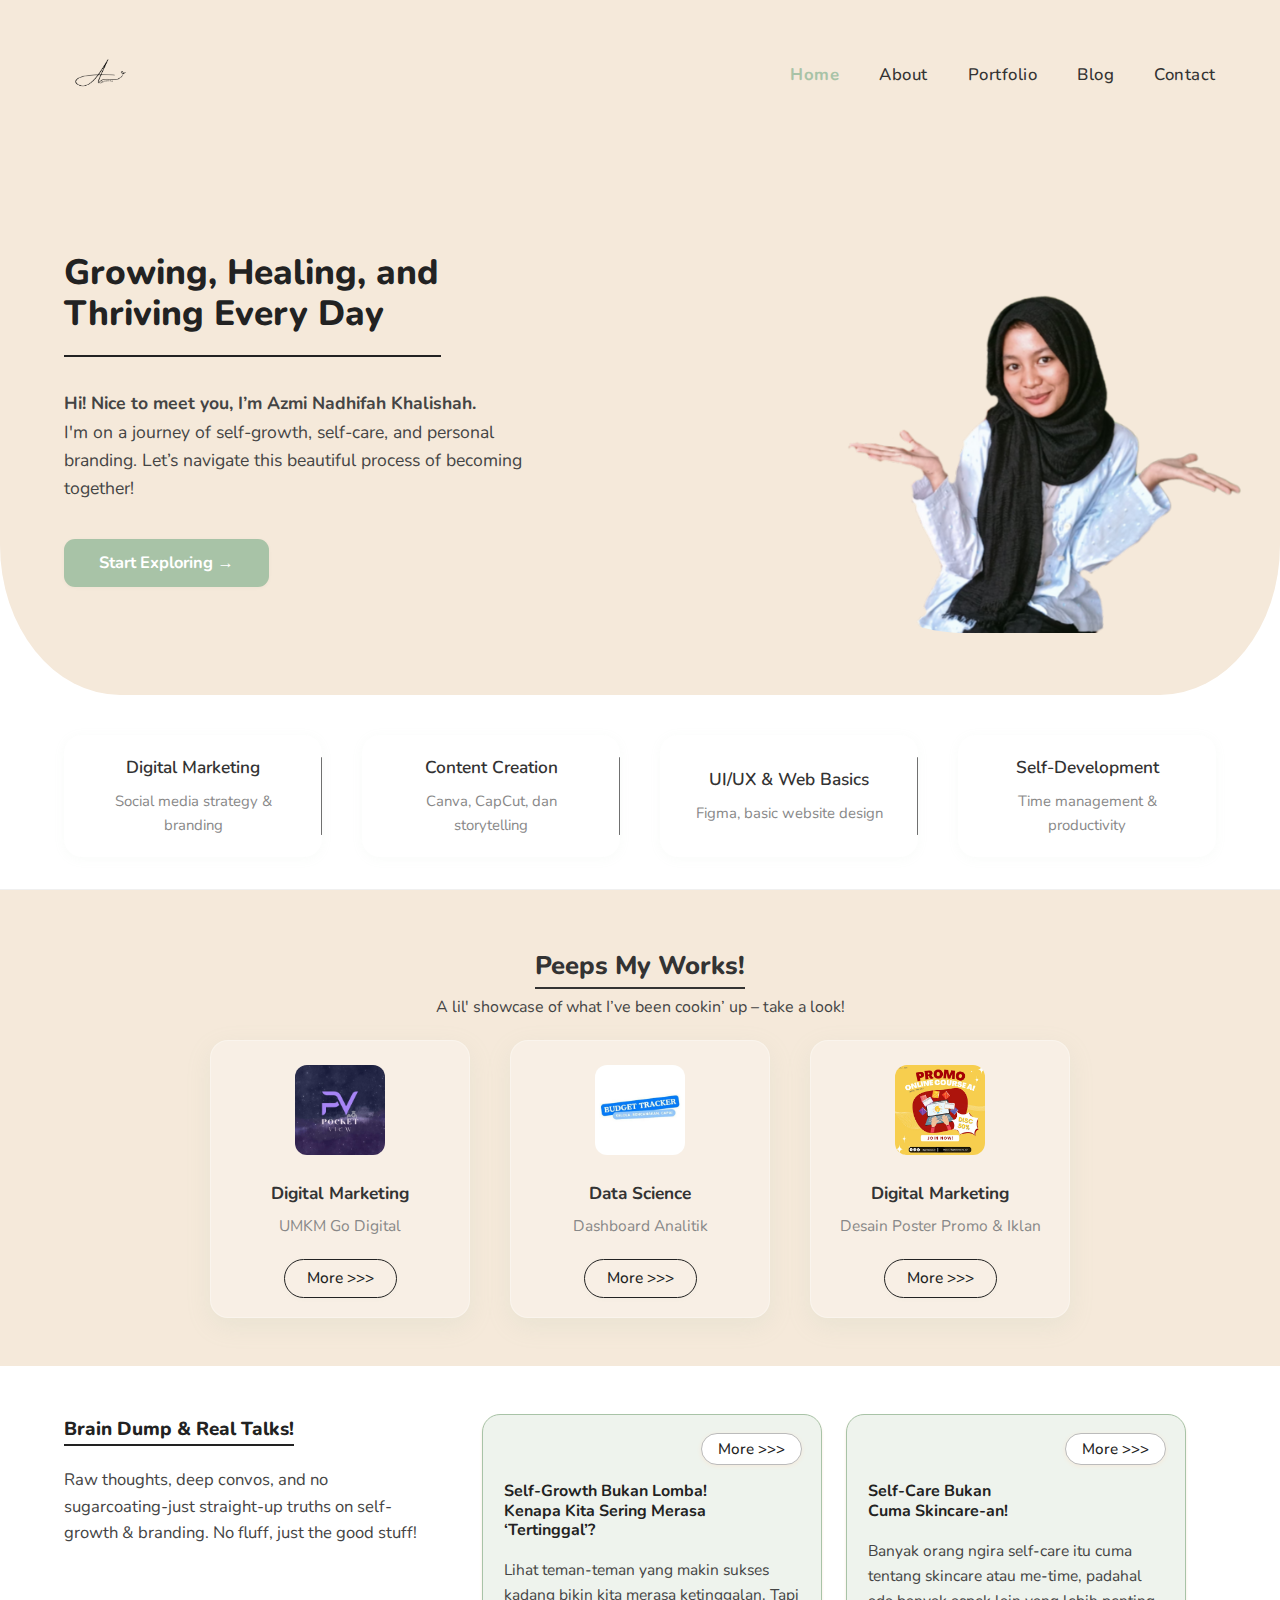
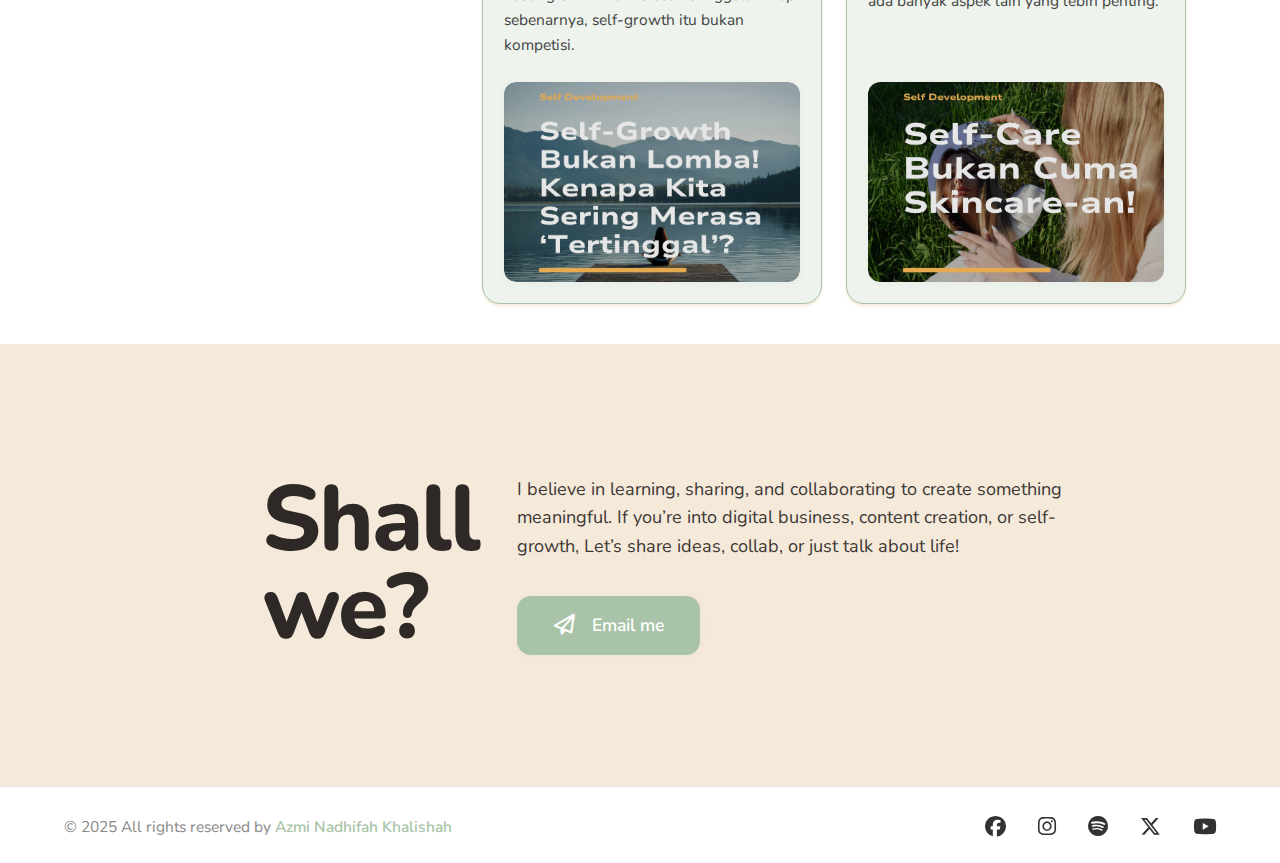
<file: index.html>
<!DOCTYPE html>
<html lang="en">
<head>
  <meta charset="UTF-8" />
  <meta name="viewport" content="width=device-width, initial-scale=1.0"/>
  <title>Azmi Nadhifah Khalishah</title>
  <link rel="stylesheet" href="css/style.css"/>
  <link href="https://fonts.googleapis.com/css2?family=Inter:wght@400;600;800&family=Nunito:wght@400;500;600;700&display=swap" rel="stylesheet">
  <link rel="stylesheet" href="https://cdnjs.cloudflare.com/ajax/libs/font-awesome/6.5.0/css/all.min.css">
</head>
<body>
  <header class="header-home">
    <img class="logo" src="img/logo web.png" alt="Azmi Khalishah Signature" />
    <nav>
      <ul>
        <li><a href="index.html" class="active">Home</a></li>
        <li><a href="about.html" class="nav-link">About</a></li>
        <li><a href="portofolio.html" class="nav-link">Portfolio</a></li>
        <li><a href="blog.html" class="nav-link">Blog</a></li>
        <li><a href="contact.html" class="nav-link">Contact</a></li>
      </ul>
    </nav>
  </header>

  <!-- HERO -->
  <section class="hero">
    <div class="hero-left">
      <h2 class="hero-tagline">Growing, Healing, and<br>Thriving Every Day</h2>
      <hr class="hero-hr"/>
      <p class="hero-desc">
        <strong>Hi! Nice to meet you, I’m Azmi Nadhifah Khalishah.</strong><br>
        I'm on a journey of self-growth, self-care, and personal branding. Let’s navigate this beautiful process of becoming together!
      </p>
      <a href="about copy.html" class="btn btn-main">Start Exploring →</a>
    </div>
    <div class="hero-right">
      <img src="img/foto saya.png" alt="Azmi Khalishah" />
    </div>
  </section>

  <!-- SERVICES -->
  <section class="services">
    <div class="service">
      Digital Marketing
      <small>Social media strategy & branding</small>
    </div>
    <div class="service">
      Content Creation
      <small>Canva, CapCut, dan storytelling</small>
    </div>
    <div class="service">
      UI/UX & Web Basics
      <small>Figma, basic website design</small>
    </div>
    <div class="service">
      Self-Development
      <small>Time management & productivity</small>
    </div>
  </section>

  <!-- PORTFOLIO -->
  <section class="portfolio">
    <h2>Peeps My Works!</h2>
    <p class="portfolio-desc">A lil' showcase of what I’ve been cookin’ up – take a look!</p>
    <div class="cards">
      <div class="card">
        <a href="portofolio copy.html">
          <img src="img/povi project.jpg" alt="Digital Marketing" />
        </a>
        <a href="portofolio copy.html">
          <h3>Digital Marketing</h3>
        </a>       
        <p>UMKM Go Digital</p>
        <a href="portofolio copy.html">More &gt;&gt;&gt;</a>
      </div>
      <div class="card">
      <a href="portofolio copy.html">
        <img src="img/budget tracker project.jpg" alt="Data Science" />
      </a>
      <a href="portofolio copy.html">
        <h3>Data Science</h3>
      </a>
        <p>Dashboard Analitik</p>
        <a href="portofolio copy.html">More &gt;&gt;&gt;</a>
      </div>
      <div class="card">
      <a href="portofolio copy.html">
        <img src="img/digimar project.jpg" alt="Promo Design" />
      </a>
      <a href="portofolio copy.html">
        <h3>Digital Marketing</h3>
      </a>
        <p>Desain Poster Promo & Iklan</p>
        <a href="portofolio copy.html">More &gt;&gt;&gt;</a>
      </div>
    </div>
  </section>

  <!-- BLOG -->
<section class="blog">
  <div class="intro">
    <h3>Brain Dump & Real Talks!</h3>
    <p>Raw thoughts, deep convos, and no sugarcoating-just straight-up truths on self-growth & branding. No fluff, just the good stuff!</p>
  </div>
  <div class="posts">
    <div class="post">
      <a href="blog copy.html" class="post-more">More &gt;&gt;&gt;</a>
      <h4><a href="blog copy.html">Self-Growth Bukan Lomba!<br>Kenapa Kita Sering Merasa ‘Tertinggal’?</a></h4>
      <p>Lihat teman-teman yang makin sukses kadang bikin kita merasa ketinggalan. Tapi sebenarnya, self-growth itu bukan kompetisi.</p>
      <div class="post-image">
        <img src="img/blog 2.png" alt="Self-Growth Bukan Lomba!">
      </div>
    </div>
    <div class="post">
      <a href="blog copy.html" class="post-more">More &gt;&gt;&gt;</a>
      <h4><a href="blog copy.html">Self-Care Bukan<br>Cuma Skincare-an!</a></h4>
      <p>Banyak orang ngira self-care itu cuma tentang skincare atau me-time, padahal ada banyak aspek lain yang lebih penting.</p>
      <div class="post-image">
        <img src="img/blog 1.png" alt="Self-Care Bukan Cuma Skincare-an!">
      </div>
    </div>
  </div>
</section>

  <!-- CTA -->
<section class="cta">
  <div class="cta-left">
    <h1>Shall<br>we?</h1>
  </div>
  <div class="cta-right">
    <p>
      I believe in learning, sharing, and collaborating to create something meaningful. If you’re into digital business, content creation, or self-growth, Let’s share ideas, collab, or just talk about life!
    </p>
    <a href="mailto:ankhalishah01@email.com" class="btn-cta">
      <i class="fa-regular fa-paper-plane"></i>
      Email me
    </a>
  </div>
</section>

  <!-- FOOTER -->
  <footer>
    <div class="footer-left">
      © 2025 All rights reserved by <a href="#">Azmi Nadhifah Khalishah</a>
    </div>
    <div class="footer-right">
      <a href="https://www.facebook.com/Azmiiw" title="facebook"><i class="fa-brands fa-facebook"></i></a>
      <a href="https://www.instagram.com/azmiiw._?igsh=dDdtaWI5cnRtMzVw" title="Instagram"><i class="fab fa-instagram"></i></a>
      <a href="https://open.spotify.com/user/hreagyjqjpk4z2603cy283cqj?si=dfc46aaea09841a3" title="Spotify"><i class="fa-brands fa-spotify"></i></a>
      <a href="https://twitter.com/pinggangueksleo?t=SwnjrtgIlw8y5N5lDcB1MA&s=08" title="Twitter"><i class="fa-brands fa-x-twitter"></i></a>
      <a href="https://youtube.com/@ankhalishah01?si=Mlu_X05teUSy5GyH" title="YouTube"><i class="fa-brands fa-youtube"></i></a>
    </div>
  </footer>
</body>
</html>
</file>
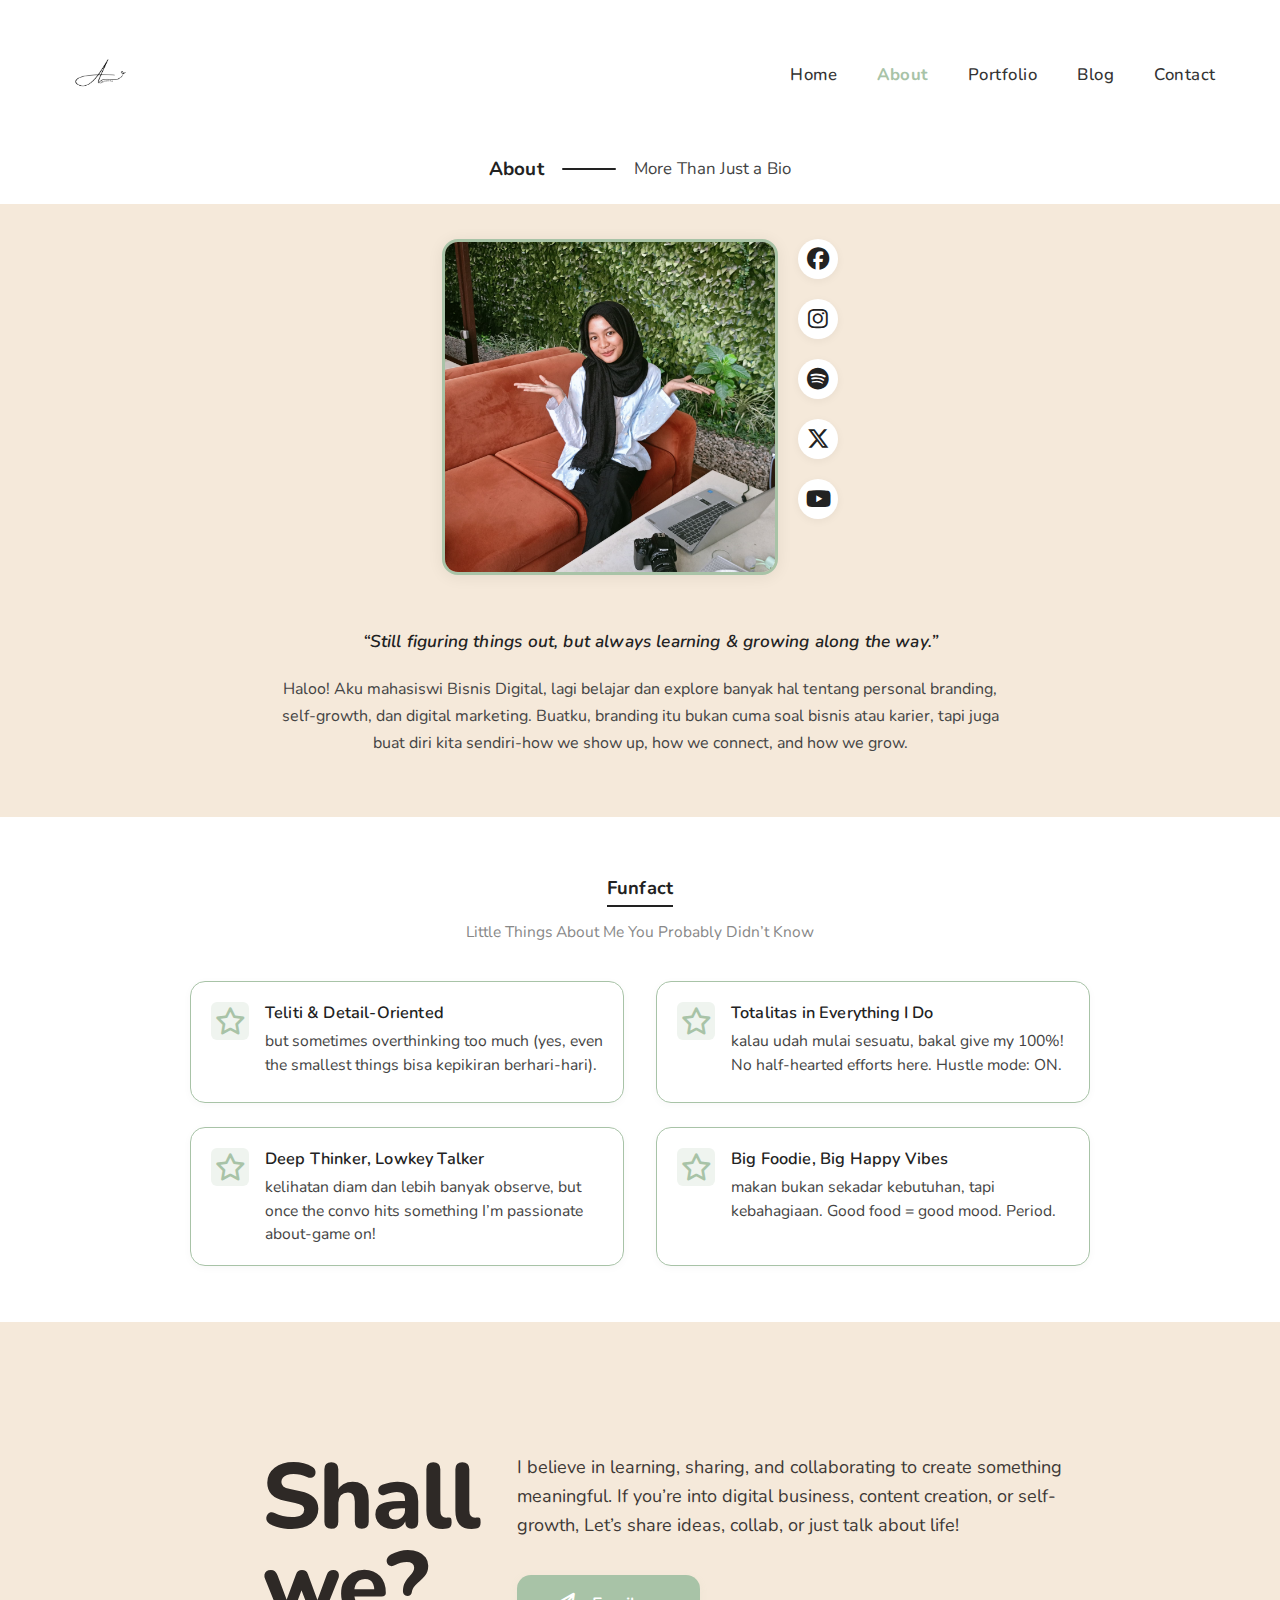
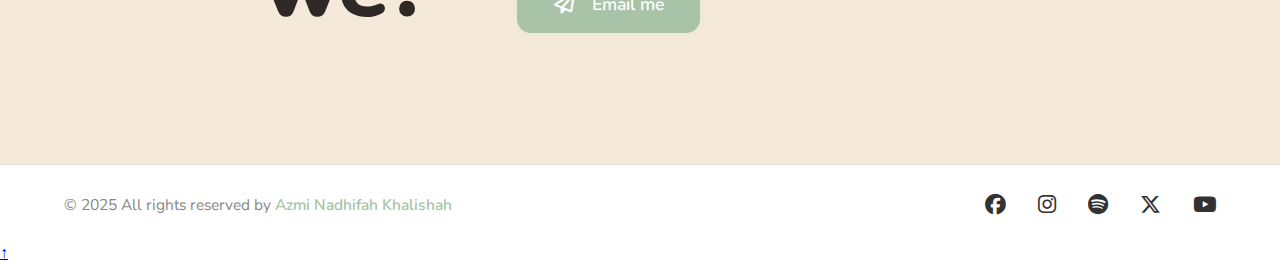
<file: about.html>
<!DOCTYPE html>
<html lang="en">
<head>
  <meta charset="UTF-8" />
  <meta name="viewport" content="width=device-width, initial-scale=1.0"/>
  <title>About - Azmi Nadhifah Khalishah</title>
  <link rel="stylesheet" href="css/style.css"/>
  <link href="https://fonts.googleapis.com/css2?family=Inter:wght@400;600;800&family=Nunito:wght@400;500;600;700&display=swap" rel="stylesheet">
  <link rel="stylesheet" href="https://cdnjs.cloudflare.com/ajax/libs/font-awesome/6.5.0/css/all.min.css">
</head>
<body>
  <a id="top"></a>
  <header class="header-inner">
    <img class="logo" src="img/logo web.png" alt="Azmi Khalishah Signature" />
    <nav>
      <ul>
        <li><a href="index.html" class="nav-link">Home</a></li>
        <li><a href="about.html" class="active">About</a></li>
        <li><a href="portofolio.html" class="nav-link">Portfolio</a></li>
        <li><a href="blog.html" class="nav-link">Blog</a></li>
        <li><a href="contact.html" class="nav-link">Contact</a></li>
      </ul>
    </nav>
  </header>

<!-- ===== ABOUT SECTION ===== -->
<section class="about-section">
  <div class="about-header">
    <span class="about-title active">About</span>
    <span class="about-divider"></span>
    <span class="about-subtitle">More Than Just a Bio</span>
  </div>

  <div class="about-main">
    <div class="about-photo">
      <img src="img/foto saya1.jpg" alt="Azmi Nadhifah Khalishah">
    <div class="about-socials">
      <a href="https://www.facebook.com/Azmiiw" title="facebook"><i class="fa-brands fa-facebook"></i></a>
      <a href="https://www.instagram.com/azmiiw._?igsh=dDdtaWI5cnRtMzVw" title="Instagram"><i class="fab fa-instagram"></i></a>
      <a href="https://open.spotify.com/user/hreagyjqjpk4z2603cy283cqj?si=dfc46aaea09841a3" title="Spotify"><i class="fa-brands fa-spotify"></i></a>
      <a href="https://twitter.com/pinggangueksleo?t=SwnjrtgIlw8y5N5lDcB1MA&s=08" title="Twitter"><i class="fa-brands fa-x-twitter"></i></a>
      <a href="https://youtube.com/@ankhalishah01?si=Mlu_X05teUSy5GyH" title="YouTube"><i class="fa-brands fa-youtube"></i></a>
    </div>
    </div>
    <div class="about-desc">
      <blockquote>
        “Still figuring things out, but always learning & growing along the way.”
      </blockquote>
      <p>
        Haloo! Aku mahasiswi Bisnis Digital, lagi belajar dan explore banyak hal tentang personal branding, self-growth, dan digital marketing. Buatku, branding itu bukan cuma soal bisnis atau karier, tapi juga buat diri kita sendiri-how we show up, how we connect, and how we grow.
      </p>
    </div>
  </div>
</section>

<!-- ===== FUNFACT SECTION ===== -->
<section class="funfact-section">
  <div class="funfact-title">
    <h2>Funfact</h2>
    <div class="funfact-line"></div>
  </div>
  <p class="funfact-desc">Little Things About Me You Probably Didn’t Know</p>

  <div class="funfact-cards">
    <div class="funfact-card">
      <div class="funfact-icon"><i class="fa-regular fa-star"></i></div>
      <div class="funfact-content">
        <h4>Teliti & Detail-Oriented</h4>
        <p>but sometimes overthinking too much (yes, even the smallest things bisa kepikiran berhari-hari).</p>
      </div>
    </div>
    <div class="funfact-card">
      <div class="funfact-icon"><i class="fa-regular fa-star"></i></div>
      <div class="funfact-content">
        <h4>Totalitas in Everything I Do</h4>
        <p>kalau udah mulai sesuatu, bakal give my 100%! No half-hearted efforts here. Hustle mode: ON.</p>
      </div>
    </div>
    <div class="funfact-card">
      <div class="funfact-icon"><i class="fa-regular fa-star"></i></div>
      <div class="funfact-content">
        <h4>Deep Thinker, Lowkey Talker</h4>
        <p>kelihatan diam dan lebih banyak observe, but once the convo hits something I’m passionate about-game on!</p>
      </div>
    </div>
    <div class="funfact-card">
      <div class="funfact-icon"><i class="fa-regular fa-star"></i></div>
      <div class="funfact-content">
        <h4>Big Foodie, Big Happy Vibes</h4>
        <p>makan bukan sekadar kebutuhan, tapi kebahagiaan. Good food = good mood. Period.</p>
      </div>
    </div>
  </div>
</section>


  <!-- CTA -->
<section class="cta">
  <div class="cta-left">
    <h1>Shall<br>we?</h1>
  </div>
  <div class="cta-right">
    <p>
      I believe in learning, sharing, and collaborating to create something meaningful. If you’re into digital business, content creation, or self-growth, Let’s share ideas, collab, or just talk about life!
    </p>
    <a href="mailto:ankhalishah01@email.com" class="btn-cta">
      <i class="fa-regular fa-paper-plane"></i>
      Email me
    </a>
  </div>
</section>

  <!-- FOOTER -->
  <footer>
    <div class="footer-left">
      © 2025 All rights reserved by <a href="#">Azmi Nadhifah Khalishah</a>
    </div>
    <div class="footer-right">
      <a href="https://www.facebook.com/Azmiiw" title="facebook"><i class="fa-brands fa-facebook"></i></a>
      <a href="https://www.instagram.com/azmiiw._?igsh=dDdtaWI5cnRtMzVw" title="Instagram"><i class="fab fa-instagram"></i></a>
      <a href="https://open.spotify.com/user/hreagyjqjpk4z2603cy283cqj?si=dfc46aaea09841a3" title="Spotify"><i class="fa-brands fa-spotify"></i></a>
      <a href="https://twitter.com/pinggangueksleo?t=SwnjrtgIlw8y5N5lDcB1MA&s=08" title="Twitter"><i class="fa-brands fa-x-twitter"></i></a>
      <a href="https://youtube.com/@ankhalishah01?si=Mlu_X05teUSy5GyH" title="YouTube"><i class="fa-brands fa-youtube"></i></a>
    </div>
  </footer>
  <a href="#top" class="btn-back-to-top" aria-label="Back to top">↑</a>
</body>
</html>
</file>
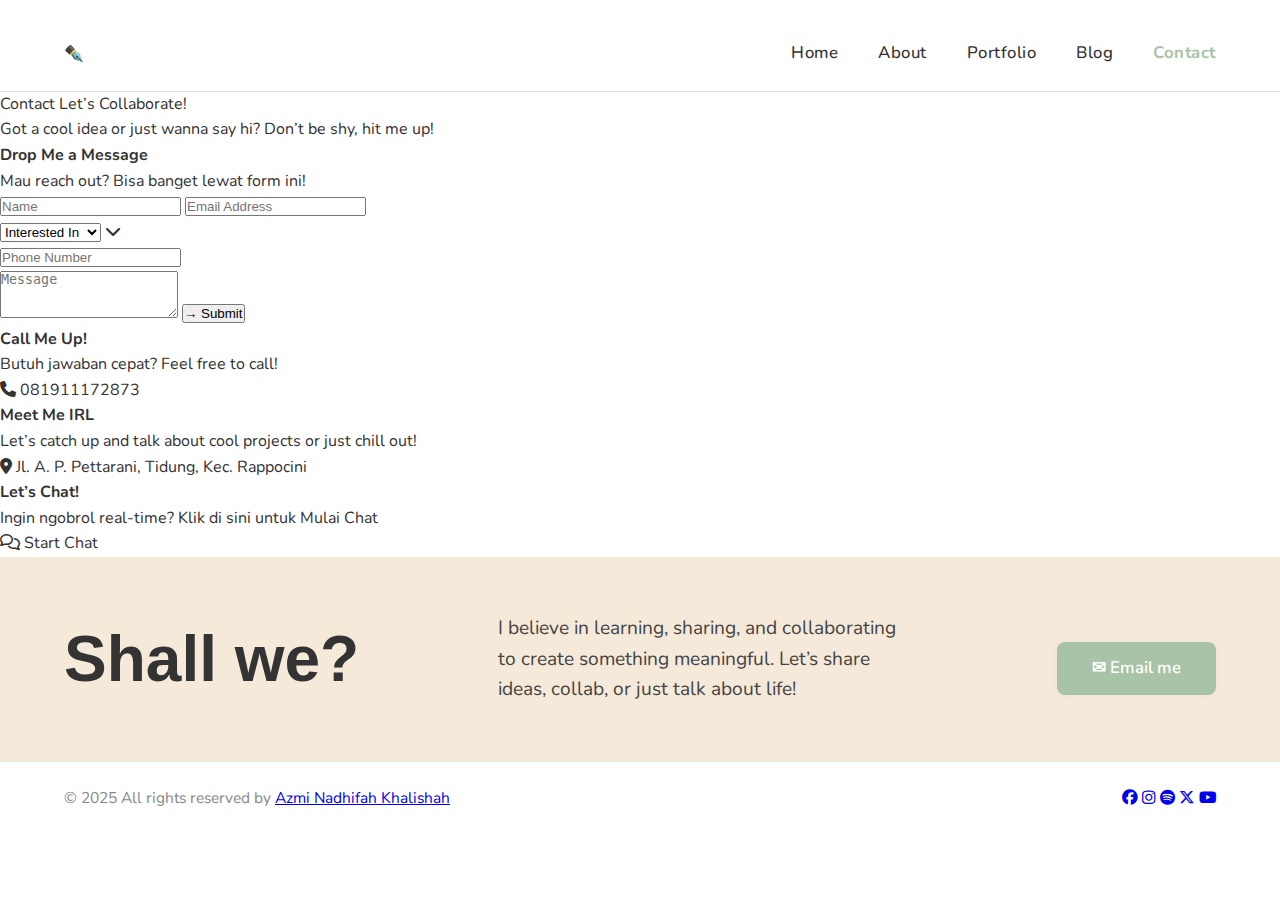
<file: contact copy.html>
<!DOCTYPE html>
<html lang="en">
<head>
  <meta charset="UTF-8" />
  <meta name="viewport" content="width=device-width, initial-scale=1.0" />
  <title>Contact</title>
  <link rel="stylesheet" href="test style.css" />
  <link href="https://fonts.googleapis.com/css2?family=Nunito:wght@400;600;700;900&display=swap" rel="stylesheet" />
  <link rel="stylesheet" href="https://cdnjs.cloudflare.com/ajax/libs/font-awesome/6.5.0/css/all.min.css">
</head>
<body>
  <header>
    <div class="logo">✒️</div>
    <nav>
      <ul>
        <li><a href="index copy.html" class="nav-link">Home</a></li>
        <li><a href="about copy.html" class="nav-link">About</a></li>
        <li><a href="portofolio copy.html" class="nav-link">Portfolio</a></li>
        <li><a href="blog copy.html" class="nav-link">Blog</a></li>
        <li><a href="contact copy.html" class="active">Contact</a></li>
      </ul>
    </nav>
  </header>
  
  <main class="contact-section">
  <div class="contact-header">
    <span class="contact-title active">Contact</span>
    <span class="contact-divider"></span>
    <span class="contact-subtitle">Let’s Collaborate!</span>
  </div>
  <p class="contact-intro">Got a cool idea or just wanna say hi? Don’t be shy, hit me up!</p>

  <div class="contact-main">
    <form class="contact-form">
      <h4>Drop Me a Message</h4>
      <p class="form-desc">Mau reach out? Bisa banget lewat form ini!</p>
      <div class="form-row">
        <input type="text" placeholder="Name" required>
        <input type="email" placeholder="Email Address" required>
      </div>
      <div class="form-row">
        <div class="select-wrapper">
          <select required>
            <option value="" disabled selected>Interested In</option>
            <option>Collaboration</option>
            <option>Question</option>
            <option>Other</option>
          </select>
          <span class="select-arrow"><i class="fa-solid fa-chevron-down"></i></span>
        </div>
        <input type="text" placeholder="Phone Number">
      </div>
      <textarea placeholder="Message" rows="3" required></textarea>
      <button type="submit" class="submit-btn">→ Submit</button>
    </form>

    <div class="contact-info">
      <div class="info-block">
        <h4>Call Me Up!</h4>
        <p class="info-desc">Butuh jawaban cepat? Feel free to call!</p>
        <div class="info-line">
          <span class="info-icon"><i class="fa-solid fa-phone"></i></span>
          <span class="info-text">081911172873</span>
        </div>
      </div>
      <div class="info-block">
        <h4>Meet Me IRL</h4>
        <p class="info-desc">Let’s catch up and talk about cool projects or just chill out!</p>
        <div class="info-line">
          <span class="info-icon"><i class="fa-solid fa-location-dot"></i></span>
          <span class="info-text">Jl. A. P. Pettarani, Tidung, Kec. Rappocini</span>
        </div>
      </div>
      <div class="info-block">
        <h4>Let’s Chat!</h4>
        <p class="info-desc">Ingin ngobrol real-time? Klik di sini untuk Mulai Chat</p>
        <div class="info-line">
          <span class="info-icon"><i class="fa-regular fa-comments"></i></span>
          <span class="info-text">Start Chat</span>
        </div>
      </div>
    </div>
  </div>
</main>


  <section class="cta">
    <h1>Shall we?</h1>
    <p>I believe in learning, sharing, and collaborating to create something meaningful. Let’s share ideas, collab, or just talk about life!</p>
    <a href="mailto:ankhalishah01@email.com" class="btn">✉ Email me</a>
  </section>

  <footer>
    <p>© 2025 All rights reserved by <a href="#">Azmi Nadhifah Khalishah</a></p>
    <div class="socials">
    <a href="#" title="facebook"><i class="fa-brands fa-facebook"></i></a>
    <a href="#" title="Instagram"><i class="fab fa-instagram"></i></a>
    <a href="#" title="Spotify"><i class="fa-brands fa-spotify"></i></a>
    <a href="#" title="Twitter"><i class="fa-brands fa-x-twitter"></i></a>
    <a href="#" title="YouTube"><i class="fa-brands fa-youtube"></i></a>
    </div>
  </footer>
</body>
</html>
</file>
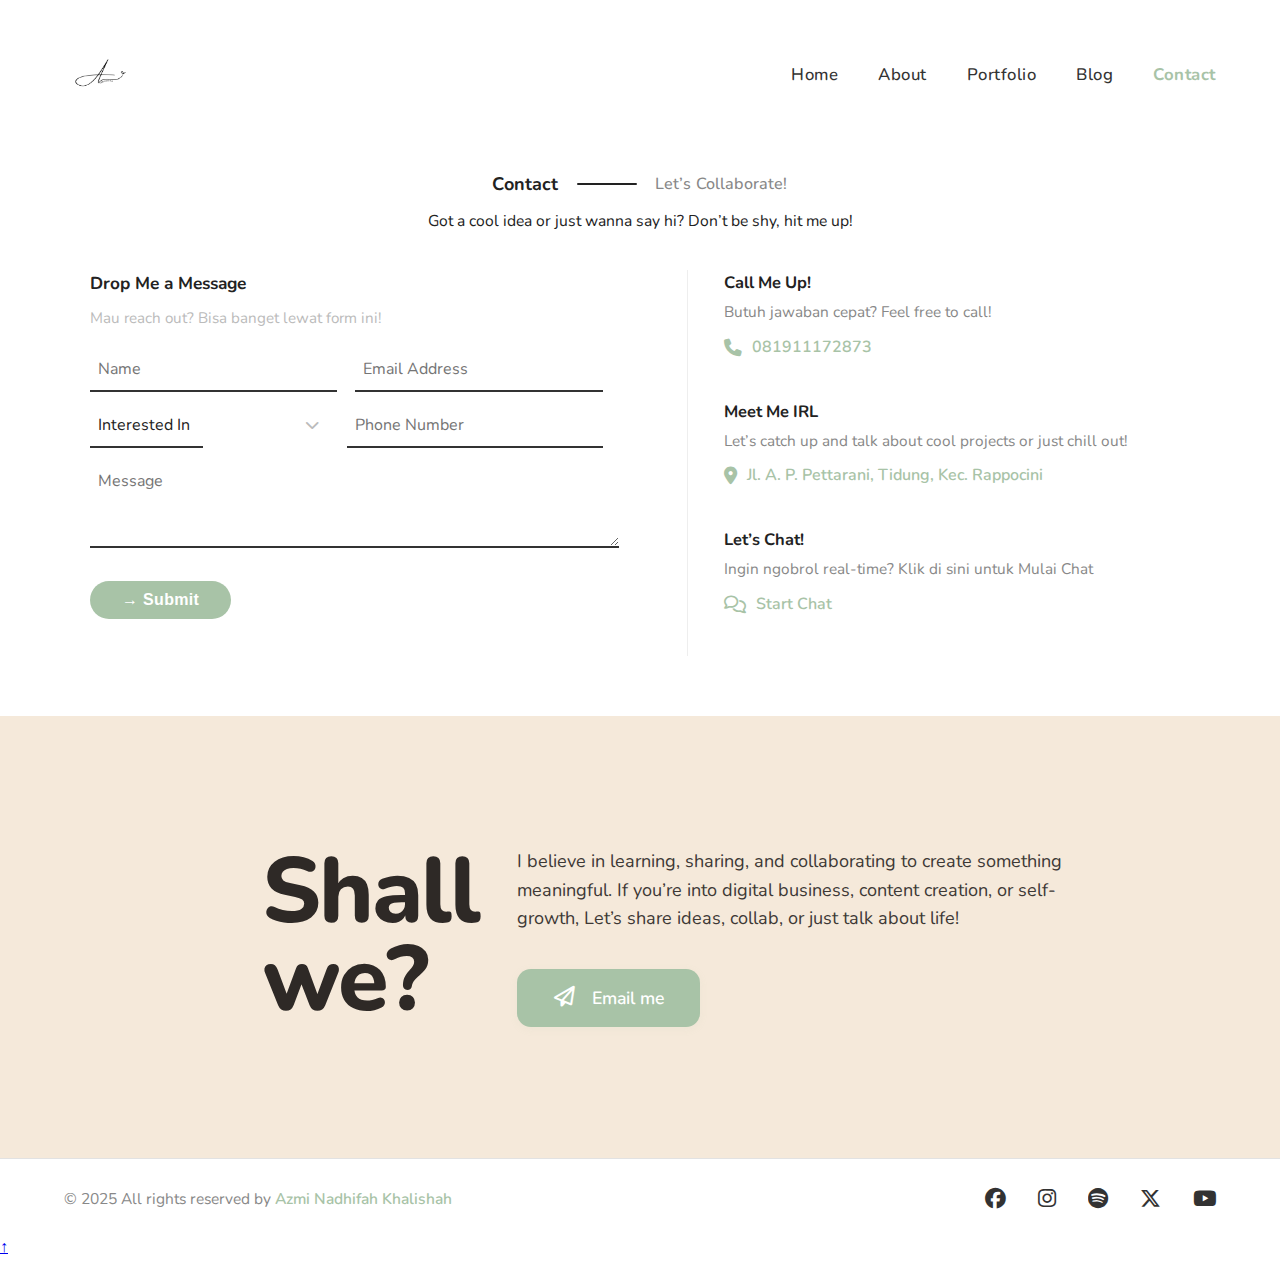
<file: contact.html>
<!DOCTYPE html>
<html lang="en">
<head>
  <meta charset="UTF-8" />
  <meta name="viewport" content="width=device-width, initial-scale=1.0" />
  <title>Contact - Azmi Nadhifah Khalishah</title>
  <link rel="stylesheet" href="css/style.css" />
  <link href="https://fonts.googleapis.com/css2?family=Nunito:wght@400;600;700;900&display=swap" rel="stylesheet" />
  <link rel="stylesheet" href="https://cdnjs.cloudflare.com/ajax/libs/font-awesome/6.5.0/css/all.min.css">
</head>
<body>
  <a id="top"></a>  
  <header class="header-inner">
    <img class="logo" src="img/logo web.png" alt="Azmi Khalishah Signature" />
    <nav>
      <ul>
        <li><a href="index.html" class="nav-link">Home</a></li>
        <li><a href="about.html" class="nav-link">About</a></li>
        <li><a href="portofolio.html" class="nav-link">Portfolio</a></li>
        <li><a href="blog.html" class="nav-link">Blog</a></li>
        <li><a href="contact.html" class="active">Contact</a></li>
      </ul>
    </nav>
  </header>
  
  <main class="contact-section">
  <div class="contact-header">
    <span class="contact-title active">Contact</span>
    <span class="contact-divider"></span>
    <span class="contact-subtitle">Let’s Collaborate!</span>
  </div>
  <p class="contact-intro">Got a cool idea or just wanna say hi? Don’t be shy, hit me up!</p>

  <div class="contact-main">
    <form class="contact-form">
      <h4>Drop Me a Message</h4>
      <p class="form-desc">Mau reach out? Bisa banget lewat form ini!</p>
      <div class="form-row">
        <input type="text" placeholder="Name" required>
        <input type="email" placeholder="Email Address" required>
      </div>
      <div class="form-row">
        <div class="select-wrapper">
          <select required>
            <option value="" disabled selected>Interested In</option>
            <option>Collaboration</option>
            <option>Question</option>
            <option>Other</option>
          </select>
          <span class="select-arrow"><i class="fa-solid fa-chevron-down"></i></span>
        </div>
        <input type="text" placeholder="Phone Number">
      </div>
      <textarea placeholder="Message" rows="3" required></textarea>
      <button type="submit" class="submit-btn">→ Submit</button>
    </form>

    <div class="contact-info">
      <div class="info-block">
        <h4>Call Me Up!</h4>
        <p class="info-desc">Butuh jawaban cepat? Feel free to call!</p>
        <div class="info-line">
          <span class="info-icon"><i class="fa-solid fa-phone"></i></span>
          <span class="info-text">081911172873</span>
        </div>
      </div>
      <div class="info-block">
        <h4>Meet Me IRL</h4>
        <p class="info-desc">Let’s catch up and talk about cool projects or just chill out!</p>
        <div class="info-line">
          <span class="info-icon"><i class="fa-solid fa-location-dot"></i></span>
          <span class="info-text">Jl. A. P. Pettarani, Tidung, Kec. Rappocini</span>
        </div>
      </div>
      <div class="info-block">
        <h4>Let’s Chat!</h4>
        <p class="info-desc">Ingin ngobrol real-time? Klik di sini untuk Mulai Chat</p>
        <div class="info-line">
          <span class="info-icon"><i class="fa-regular fa-comments"></i></span>
          <span class="info-text">Start Chat</span>
        </div>
      </div>
    </div>
  </div>
</main>

  <!-- CTA -->
<section class="cta">
  <div class="cta-left">
    <h1>Shall<br>we?</h1>
  </div>
  <div class="cta-right">
    <p>
      I believe in learning, sharing, and collaborating to create something meaningful. If you’re into digital business, content creation, or self-growth, Let’s share ideas, collab, or just talk about life!
    </p>
    <a href="mailto:ankhalishah01@email.com" class="btn-cta">
      <i class="fa-regular fa-paper-plane"></i>
      Email me
    </a>
  </div>
</section>

  <!-- FOOTER -->
  <footer>
    <div class="footer-left">
      © 2025 All rights reserved by <a href="#">Azmi Nadhifah Khalishah</a>
    </div>
    <div class="footer-right">
      <a href="https://www.facebook.com/Azmiiw" title="facebook"><i class="fa-brands fa-facebook"></i></a>
      <a href="https://www.instagram.com/azmiiw._?igsh=dDdtaWI5cnRtMzVw" title="Instagram"><i class="fab fa-instagram"></i></a>
      <a href="https://open.spotify.com/user/hreagyjqjpk4z2603cy283cqj?si=dfc46aaea09841a3" title="Spotify"><i class="fa-brands fa-spotify"></i></a>
      <a href="https://twitter.com/pinggangueksleo?t=SwnjrtgIlw8y5N5lDcB1MA&s=08" title="Twitter"><i class="fa-brands fa-x-twitter"></i></a>
      <a href="https://youtube.com/@ankhalishah01?si=Mlu_X05teUSy5GyH" title="YouTube"><i class="fa-brands fa-youtube"></i></a>
    </div>
  </footer>
  <a href="#top" class="btn-back-to-top" aria-label="Back to top">↑</a>
</body>
</html>
</file>
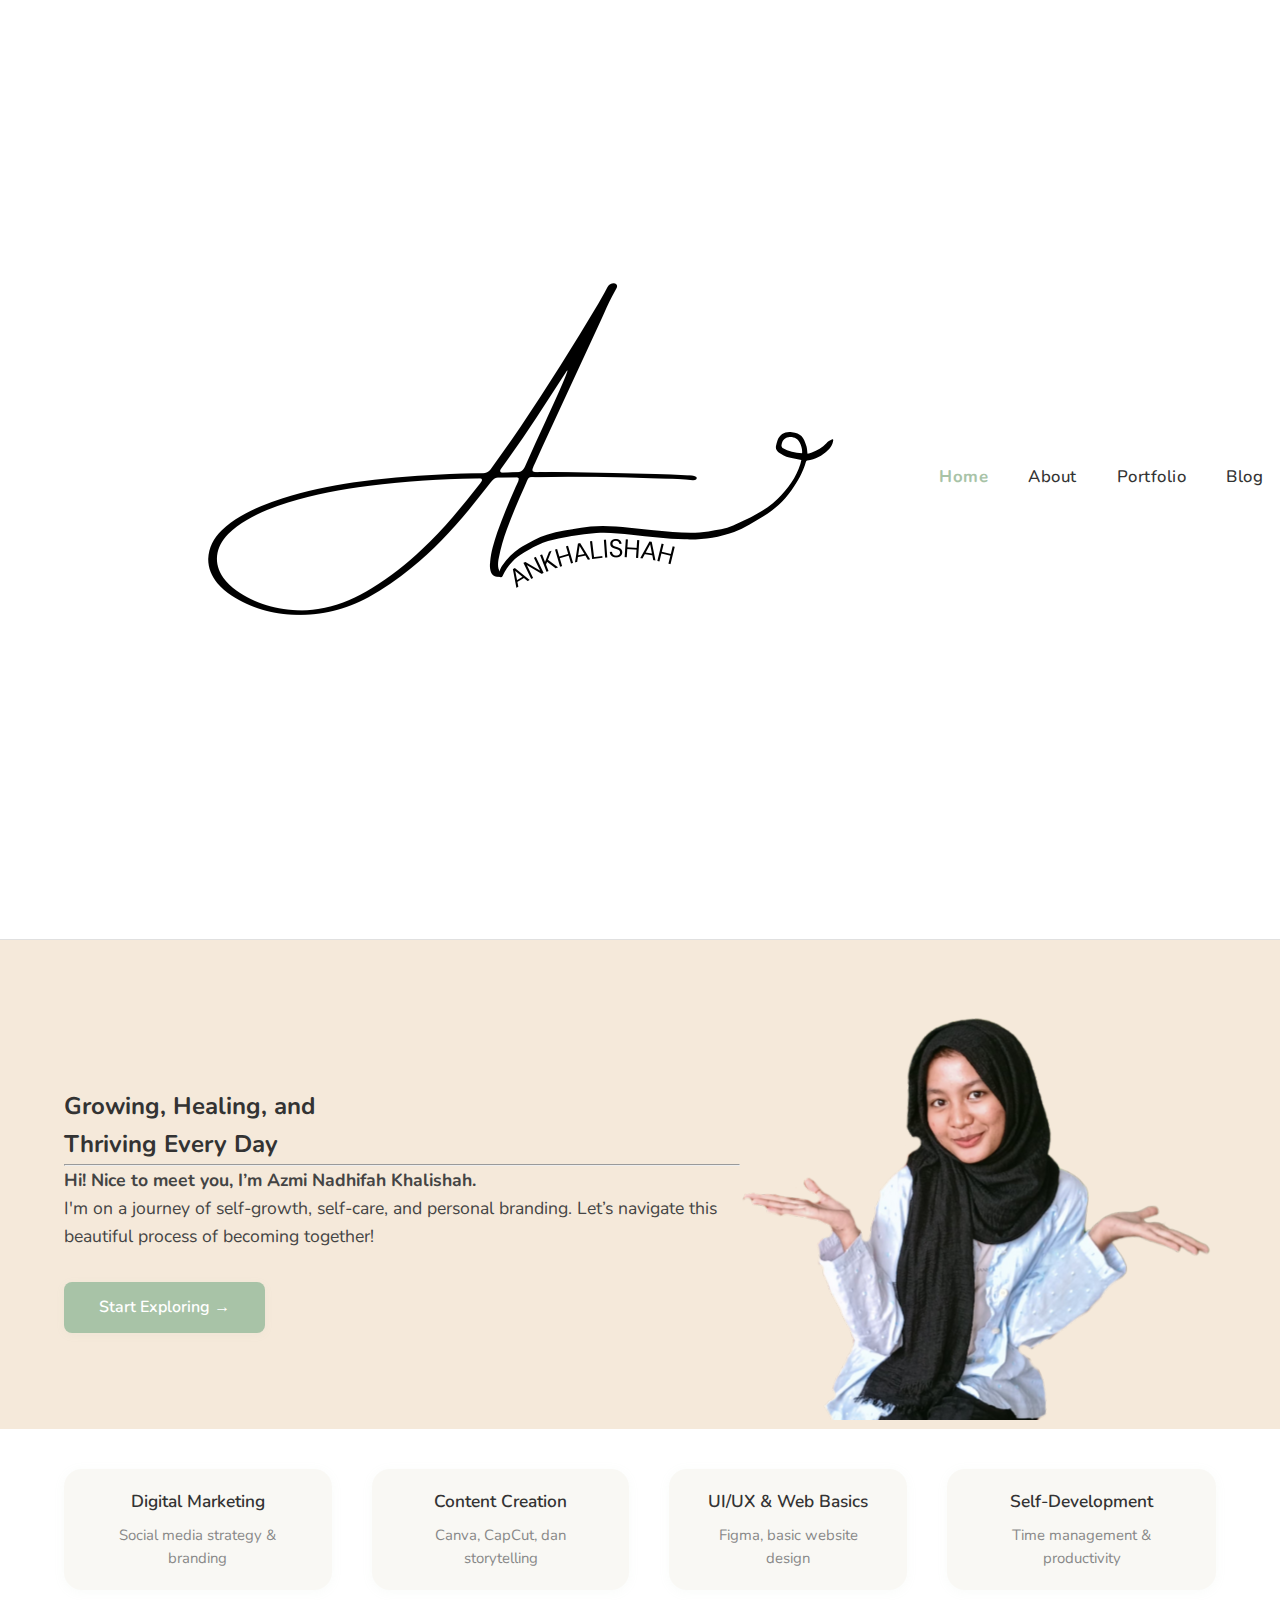
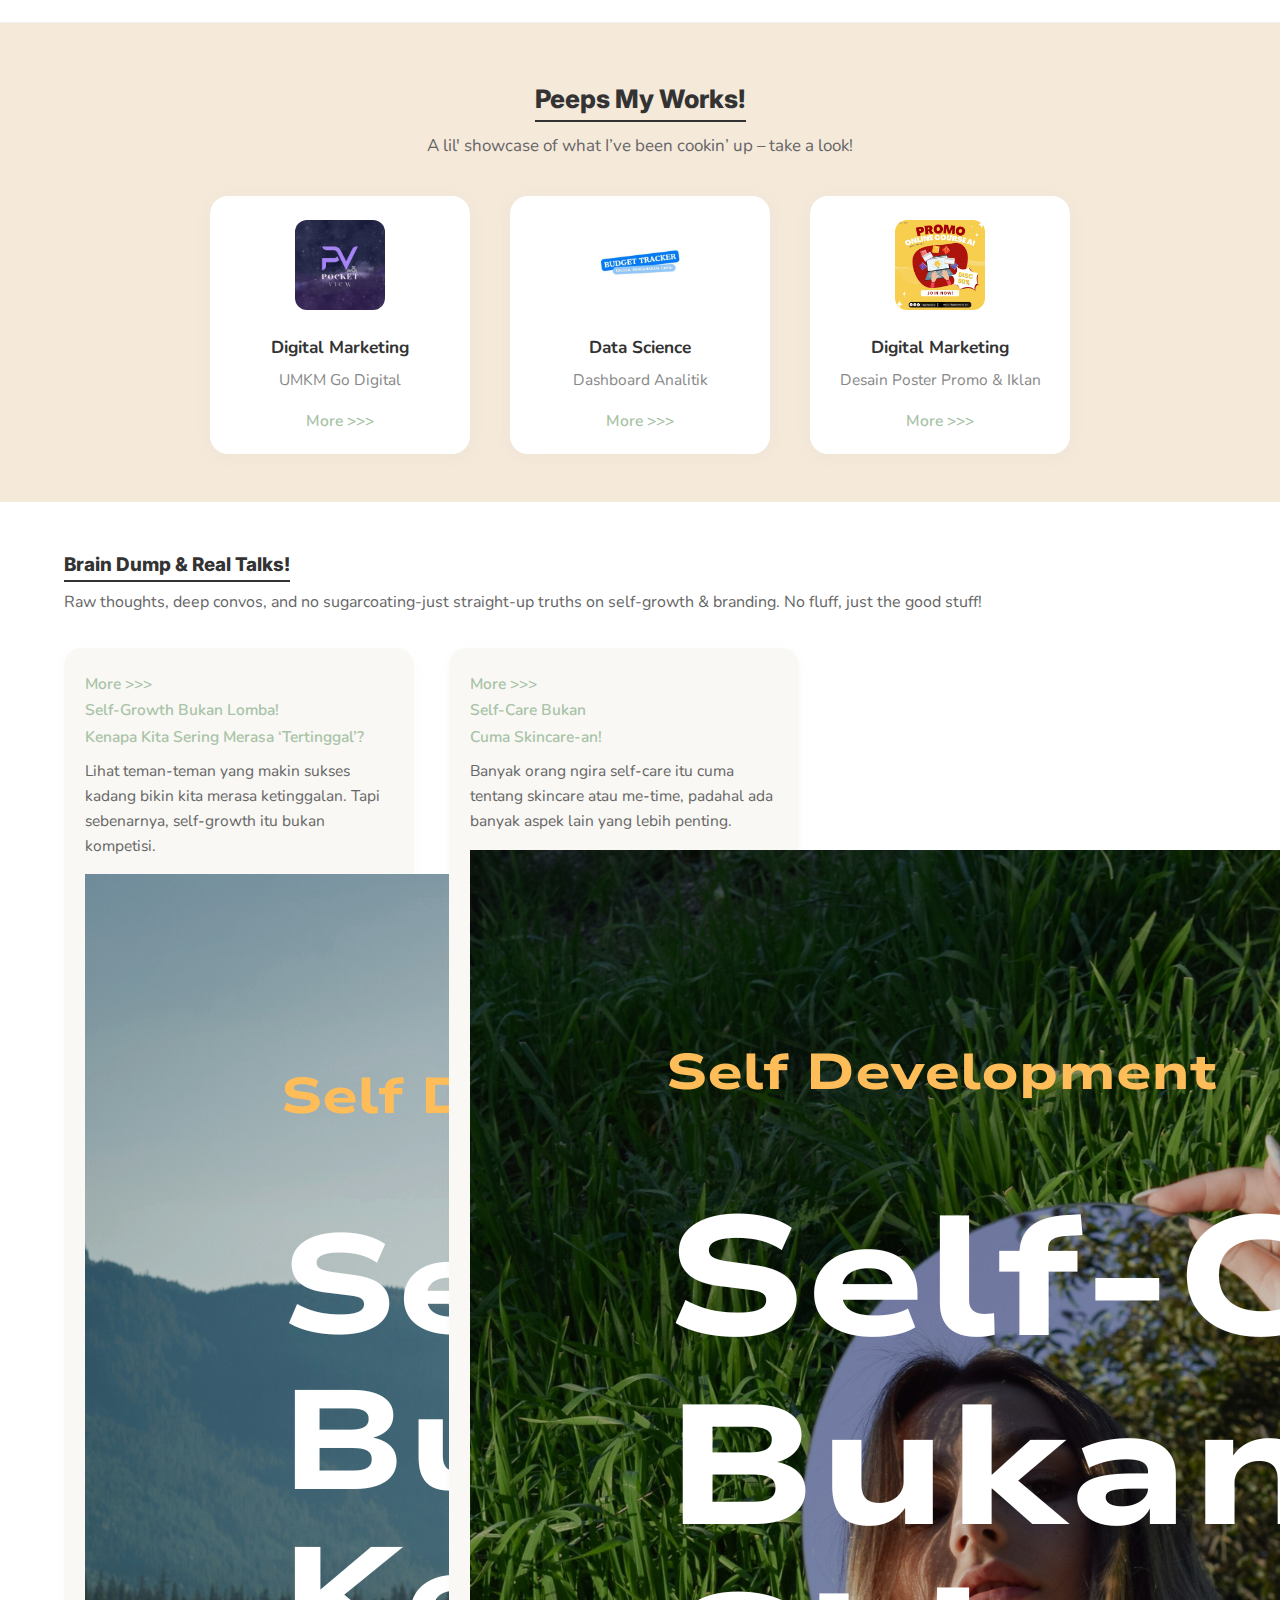
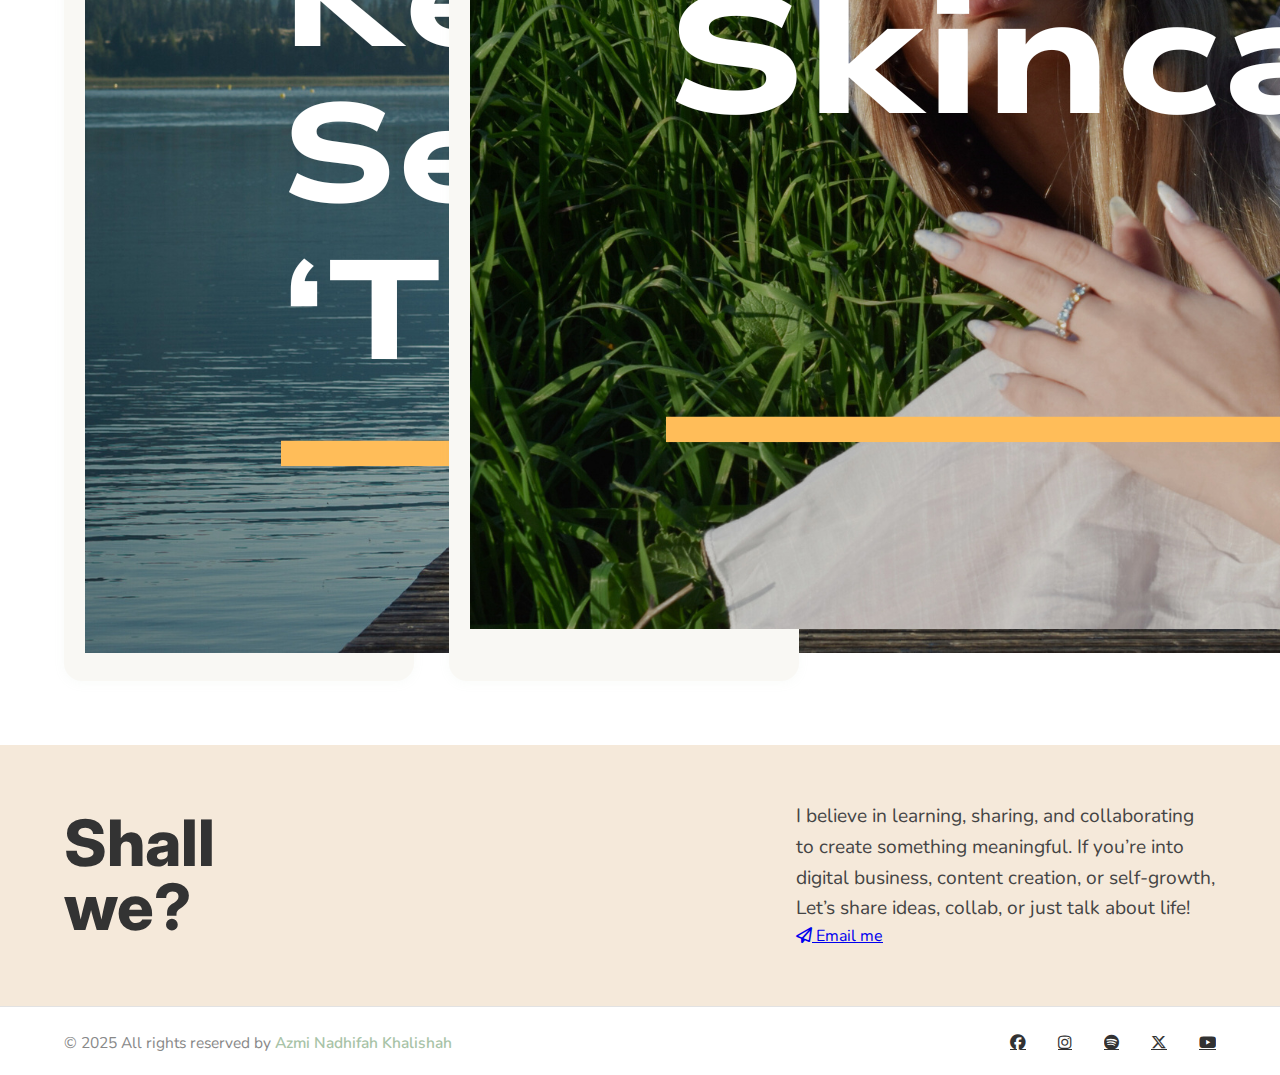
<file: index copy.html>
<!DOCTYPE html>
<html lang="en">
<head>
  <meta charset="UTF-8" />
  <meta name="viewport" content="width=device-width, initial-scale=1.0"/>
  <title>Azmi Nadhifah Khalishah</title>
  <link rel="stylesheet" href="test style.css"/>
  <link href="https://fonts.googleapis.com/css2?family=Inter:wght@400;600;800&family=Nunito:wght@400;500;600;700&display=swap" rel="stylesheet">
  <link rel="stylesheet" href="https://cdnjs.cloudflare.com/ajax/libs/font-awesome/6.5.0/css/all.min.css">
</head>
<body>
  <header>
    <img class="logo" src="img/logo web.png" alt="Azmi Khalishah Signature" />
    <nav>
      <ul>
        <li><a href="index copy.html" class="active">Home</a></li>
        <li><a href="about copy.html" class="nav-link">About</a></li>
        <li><a href="portofolio copy.html" class="nav-link">Portfolio</a></li>
        <li><a href="blog copy.html" class="nav-link">Blog</a></li>
        <li><a href="contact copy.html" class="nav-link">Contact</a></li>
      </ul>
    </nav>
  </header>

  <!-- HERO -->
  <section class="hero">
    <div class="hero-left">
      <h2 class="hero-tagline">Growing, Healing, and<br>Thriving Every Day</h2>
      <hr class="hero-hr"/>
      <p class="hero-desc">
        <strong>Hi! Nice to meet you, I’m Azmi Nadhifah Khalishah.</strong><br>
        I'm on a journey of self-growth, self-care, and personal branding. Let’s navigate this beautiful process of becoming together!
      </p>
      <a href="about copy.html" class="btn btn-main">Start Exploring →</a>
    </div>
    <div class="hero-right">
      <img src="img/foto saya.png" alt="Azmi Khalishah" />
    </div>
  </section>

  <!-- SERVICES -->
  <section class="services">
    <div class="service">
      Digital Marketing
      <small>Social media strategy & branding</small>
    </div>
    <div class="service">
      Content Creation
      <small>Canva, CapCut, dan storytelling</small>
    </div>
    <div class="service">
      UI/UX & Web Basics
      <small>Figma, basic website design</small>
    </div>
    <div class="service">
      Self-Development
      <small>Time management & productivity</small>
    </div>
  </section>

  <!-- PORTFOLIO -->
  <section class="portfolio">
    <h2>Peeps My Works!</h2>
    <p class="portfolio-desc">A lil' showcase of what I’ve been cookin’ up – take a look!</p>
    <div class="cards">
      <div class="card">
        <a href="portofolio copy.html">
          <img src="img/povi project.jpg" alt="Digital Marketing" />
        </a>
        <a href="portofolio copy.html">
          <h3>Digital Marketing</h3>
        </a>       
        <p>UMKM Go Digital</p>
        <a href="portofolio copy.html">More &gt;&gt;&gt;</a>
      </div>
      <div class="card">
      <a href="portofolio copy.html">
        <img src="img/budget tracker project.jpg" alt="Data Science" />
      </a>
      <a href="portofolio copy.html">
        <h3>Data Science</h3>
      </a>
        <p>Dashboard Analitik</p>
        <a href="portofolio copy.html">More &gt;&gt;&gt;</a>
      </div>
      <div class="card">
      <a href="portofolio copy.html">
        <img src="img/digimar project.jpg" alt="Promo Design" />
      </a>
      <a href="portofolio copy.html">
        <h3>Digital Marketing</h3>
      </a>
        <p>Desain Poster Promo & Iklan</p>
        <a href="portofolio copy.html">More &gt;&gt;&gt;</a>
      </div>
    </div>
  </section>

  <!-- BLOG -->
<section class="blog">
  <div class="intro">
    <h3>Brain Dump & Real Talks!</h3>
    <p>Raw thoughts, deep convos, and no sugarcoating-just straight-up truths on self-growth & branding. No fluff, just the good stuff!</p>
  </div>
  <div class="posts">
    <div class="post">
      <a href="blog copy.html" class="post-more">More &gt;&gt;&gt;</a>
      <h4><a href="blog copy.html">Self-Growth Bukan Lomba!<br>Kenapa Kita Sering Merasa ‘Tertinggal’?</a></h4>
      <p>Lihat teman-teman yang makin sukses kadang bikin kita merasa ketinggalan. Tapi sebenarnya, self-growth itu bukan kompetisi.</p>
      <div class="post-image">
        <img src="img/blog 2.png" alt="Self-Growth Bukan Lomba!">
      </div>
    </div>
    <div class="post">
      <a href="blog copy.html" class="post-more">More &gt;&gt;&gt;</a>
      <h4><a href="blog copy.html">Self-Care Bukan<br>Cuma Skincare-an!</a></h4>
      <p>Banyak orang ngira self-care itu cuma tentang skincare atau me-time, padahal ada banyak aspek lain yang lebih penting.</p>
      <div class="post-image">
        <img src="img/blog 1.png" alt="Self-Care Bukan Cuma Skincare-an!">
      </div>
    </div>
  </div>
</section>

  <!-- CTA -->
<section class="cta">
  <div class="cta-left">
    <h1>Shall<br>we?</h1>
  </div>
  <div class="cta-right">
    <p>
      I believe in learning, sharing, and collaborating to create something meaningful. If you’re into digital business, content creation, or self-growth, Let’s share ideas, collab, or just talk about life!
    </p>
    <a href="mailto:ankhalishah01@email.com" class="btn-cta">
      <i class="fa-regular fa-paper-plane"></i>
      Email me
    </a>
  </div>
</section>

  <!-- FOOTER -->
  <footer>
    <div class="footer-left">
      © 2025 All rights reserved by <a href="#">Azmi Nadhifah Khalishah</a>
    </div>
    <div class="footer-right">
      <a href="https://www.facebook.com/Azmiiw" title="facebook"><i class="fa-brands fa-facebook"></i></a>
      <a href="https://www.instagram.com/azmiiw._?igsh=dDdtaWI5cnRtMzVw" title="Instagram"><i class="fab fa-instagram"></i></a>
      <a href="https://open.spotify.com/user/hreagyjqjpk4z2603cy283cqj?si=dfc46aaea09841a3" title="Spotify"><i class="fa-brands fa-spotify"></i></a>
      <a href="https://twitter.com/pinggangueksleo?t=SwnjrtgIlw8y5N5lDcB1MA&s=08" title="Twitter"><i class="fa-brands fa-x-twitter"></i></a>
      <a href="https://youtube.com/@ankhalishah01?si=Mlu_X05teUSy5GyH" title="YouTube"><i class="fa-brands fa-youtube"></i></a>
    </div>
  </footer>
</body>
</html>
</file>
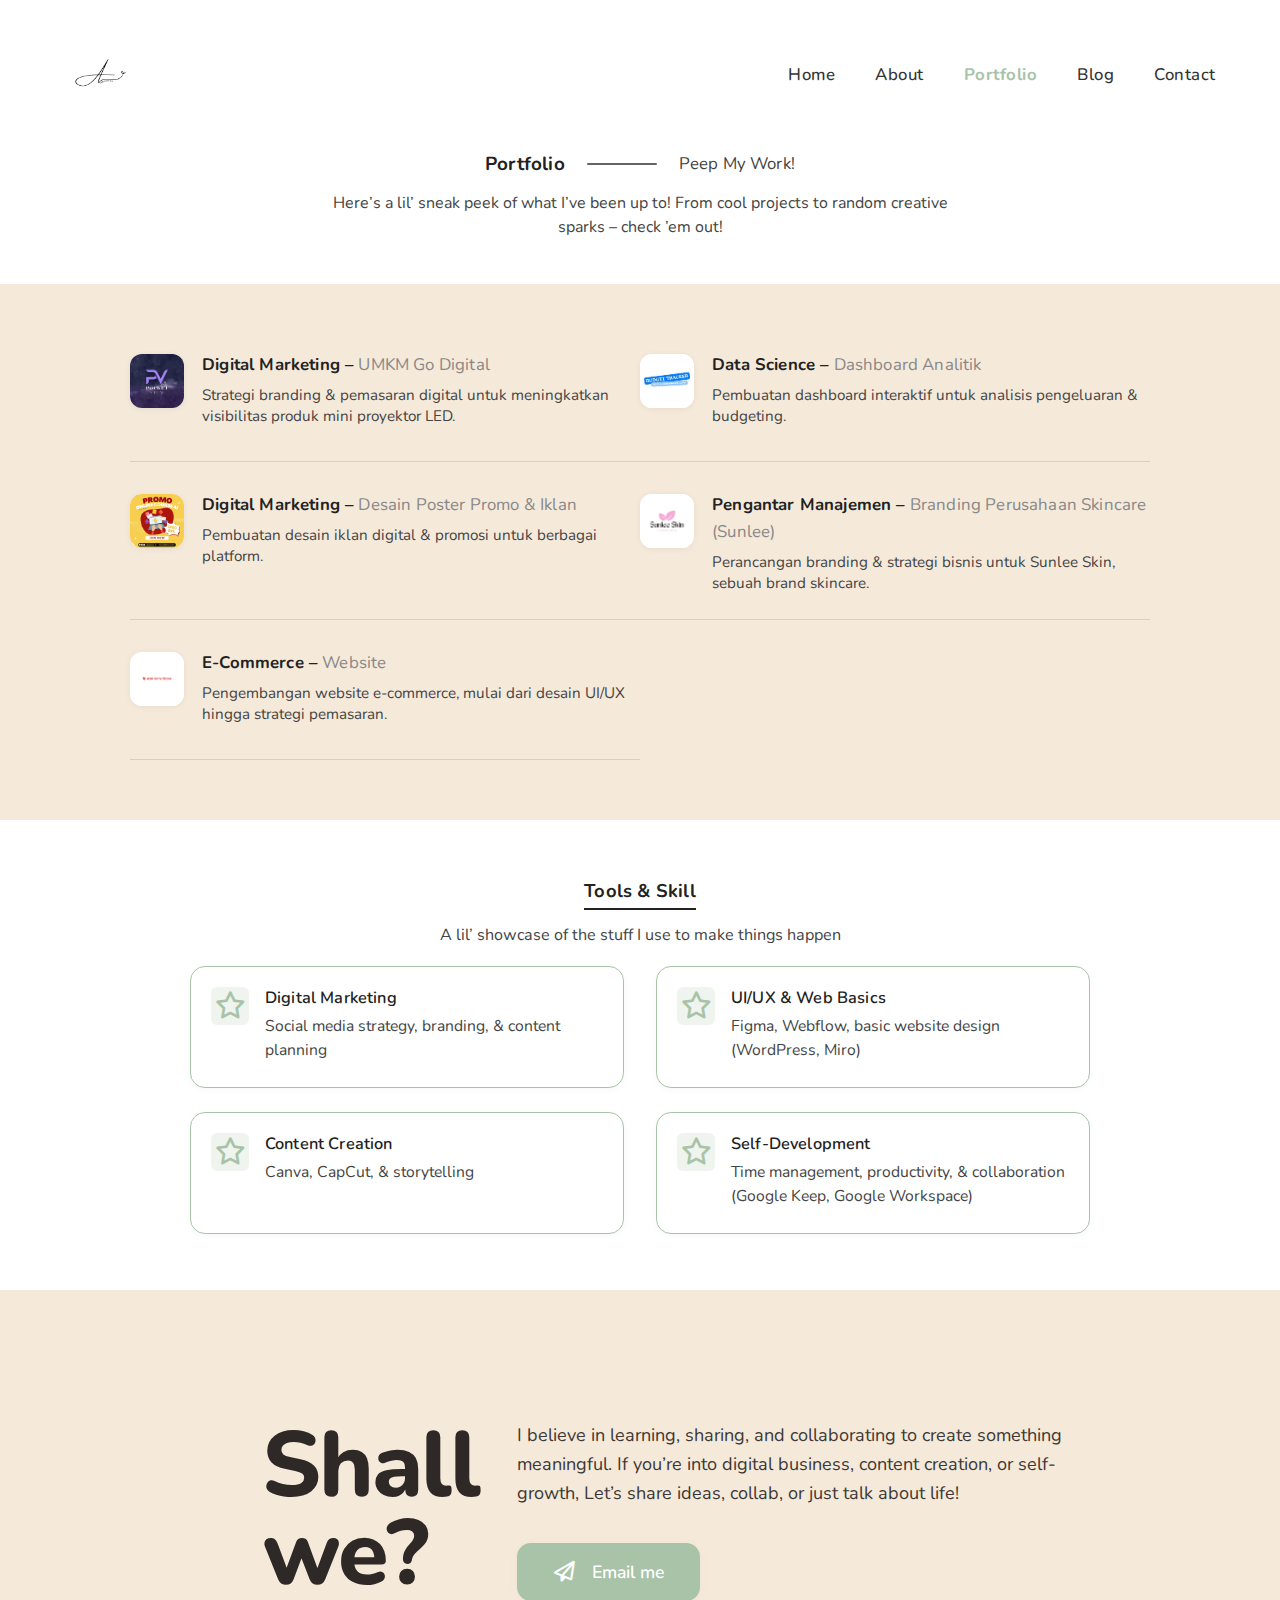
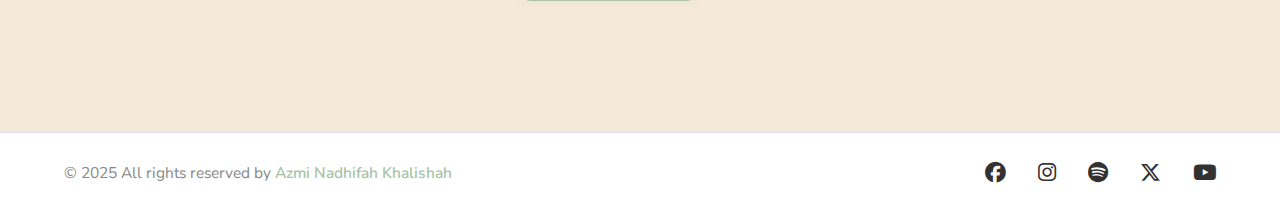
<file: portofolio.html>
<!DOCTYPE html>
<html lang="en">
<head>
  <meta charset="UTF-8" />
  <meta name="viewport" content="width=device-width, initial-scale=1.0"/>
  <title>Portfolio - Azmi Nadhifah Khalishah</title>
  <link rel="stylesheet" href="css/style.css"/>
  <link href="https://fonts.googleapis.com/css2?family=Inter:wght@400;600;800&family=Nunito:wght@400;500;600;700&display=swap" rel="stylesheet">
  <link rel="stylesheet" href="https://cdnjs.cloudflare.com/ajax/libs/font-awesome/6.5.0/css/all.min.css">
</head>
<body>
  <header class="header-inner">
    <img class="logo" src="img/logo web.png" alt="Azmi Khalishah Signature" />
    <nav>
      <ul>
        <li><a href="index.html" class="nav-link">Home</a></li>
        <li><a href="about.html" class="nav-link">About</a></li>
        <li><a href="portofolio.html" class="active">Portfolio</a></li>
        <li><a href="blog.html" class="nav-link">Blog</a></li>
        <li><a href="contact.html" class="nav-link">Contact</a></li>
      </ul>
    </nav>
  </header>

<!-- ===== PORTFOLIO SECTION ===== -->
<section class="portfolio-section">
  <div class="portfolio-header-wrapper">
    <div class="portfolio-header">
      <span class="portfolio-title">Portfolio</span>
      <span class="portfolio-divider"></span>
      <span class="portfolio-subtitle">Peep My Work!</span>
    </div>
    <p class="portfolio-desc">
      Here’s a lil’ sneak peek of what I’ve been up to! From cool projects to random creative sparks – check ’em out!
    </p>
  </div>

  <div class="portfolio-grid">
    <div class="portfolio-card">
      <img src="img/povi project.jpg" alt="UMKM Go Digital">
      <div>
        <h3>Digital Marketing – <span>UMKM Go Digital</span></h3>
        <p>Strategi branding & pemasaran digital untuk meningkatkan visibilitas produk mini proyektor LED.</p>
      </div>
    </div>
    <div class="portfolio-card">
      <img src="img/budget tracker project.jpg" alt="Dashboard Analitik">
      <div>
        <h3>Data Science – <span>Dashboard Analitik</span></h3>
        <p>Pembuatan dashboard interaktif untuk analisis pengeluaran & budgeting.</p>
      </div>
    </div>
    <div class="portfolio-card">
      <img src="img/digimar project.jpg" alt="Desain Poster Promo">
      <div>
        <h3>Digital Marketing – <span>Desain Poster Promo & Iklan</span></h3>
        <p>Pembuatan desain iklan digital & promosi untuk berbagai platform.</p>
      </div>
    </div>
    <div class="portfolio-card">
      <img src="img/sunle project.png" alt="Branding Perusahaan">
      <div>
        <h3>Pengantar Manajemen – <span>Branding Perusahaan Skincare (Sunlee)</span></h3>
        <p>Perancangan branding & strategi bisnis untuk Sunlee Skin, sebuah brand skincare.</p>
      </div>
    </div>
    <div class="portfolio-card">
      <img src="img/ecom project.png" alt="E-Commerce Website">
      <div>
        <h3>E-Commerce – <span>Website</span></h3>
        <p>Pengembangan website e-commerce, mulai dari desain UI/UX hingga strategi pemasaran.</p>
      </div>
    </div>
  </div>
</section>

<!-- ===== TOOLS & SKILL SECTION ===== -->
<section class="tools-section">
  <div class="tools-title">
    <h2><span class="underline">Tools & Skill</span></h2>
    <div class="tools-line"></div>
  </div>
  <p class="tools-desc">A lil’ showcase of the stuff I use to make things happen</p>
  <div class="tools-grid">
    <div class="tools-card">
      <div class="tools-icon"><i class="fa-regular fa-star"></i></div>
      <div>
        <h4>Digital Marketing</h4>
        <p>Social media strategy, branding, & content planning</p>
      </div>
    </div>
    <div class="tools-card">
      <div class="tools-icon"><i class="fa-regular fa-star"></i></div>
      <div>
        <h4>UI/UX & Web Basics</h4>
        <p>Figma, Webflow, basic website design (WordPress, Miro)</p>
      </div>
    </div>
    <div class="tools-card">
      <div class="tools-icon"><i class="fa-regular fa-star"></i></div>
      <div>
        <h4>Content Creation</h4>
        <p>Canva, CapCut, & storytelling</p>
      </div>
    </div>
    <div class="tools-card">
      <div class="tools-icon"><i class="fa-regular fa-star"></i></div>
      <div>
        <h4>Self-Development</h4>
        <p>Time management, productivity, & collaboration (Google Keep, Google Workspace)</p>
      </div>
    </div>
  </div>
</section>

  <!-- CTA -->
<section class="cta">
  <div class="cta-left">
    <h1>Shall<br>we?</h1>
  </div>
  <div class="cta-right">
    <p>
      I believe in learning, sharing, and collaborating to create something meaningful. If you’re into digital business, content creation, or self-growth, Let’s share ideas, collab, or just talk about life!
    </p>
    <a href="mailto:ankhalishah01@email.com" class="btn-cta">
      <i class="fa-regular fa-paper-plane"></i>
      Email me
    </a>
  </div>
</section>

  <!-- FOOTER -->
  <footer>
    <div class="footer-left">
      © 2025 All rights reserved by <a href="#">Azmi Nadhifah Khalishah</a>
    </div>
    <div class="footer-right">
      <a href="https://www.facebook.com/Azmiiw" title="facebook"><i class="fa-brands fa-facebook"></i></a>
      <a href="https://www.instagram.com/azmiiw._?igsh=dDdtaWI5cnRtMzVw" title="Instagram"><i class="fab fa-instagram"></i></a>
      <a href="https://open.spotify.com/user/hreagyjqjpk4z2603cy283cqj?si=dfc46aaea09841a3" title="Spotify"><i class="fa-brands fa-spotify"></i></a>
      <a href="https://twitter.com/pinggangueksleo?t=SwnjrtgIlw8y5N5lDcB1MA&s=08" title="Twitter"><i class="fa-brands fa-x-twitter"></i></a>
      <a href="https://youtube.com/@ankhalishah01?si=Mlu_X05teUSy5GyH" title="YouTube"><i class="fa-brands fa-youtube"></i></a>
    </div>
  </footer>
</body>
</html>
</file>
<file: test style.css>
@import url('https://fonts.googleapis.com/css2?family=Nunito:wght@400;500;600;700&display=swap');

/* === Home Page Style === */
/* === Global === */
* {
  box-sizing: border-box;
  margin: 0;
  padding: 0;
}

body {
  font-family: 'Nunito';
  background: #fff;
  color: #333;
  line-height: 1.6;
}

/* === Header & Navbar === */
header {
  display: flex;
  justify-content: space-between;
  align-items: center;
  padding: 2.5rem 5vw 1.5rem 5vw;
  background: #ffffff;
  border-bottom: 1px solid #e0e0e0;
}

.logo {
  font-size: 1rem;
  font-family: 'Inter', sans-serif;
  font-weight: 800;
  color: #333;
  letter-spacing: 1px;
}

nav ul {
  display: flex;
  gap: 2.5rem;
  list-style: none;
}

nav a {
  text-decoration: none;
  color: #333;
  font-family: 'Nunito', sans-serif;
  font-weight: 500;
  font-size: 1.05rem;
  letter-spacing: 0.03em;
  padding-bottom: 4px;
  border-bottom: 2px solid transparent;
  transition: color 0.2s, border-bottom 0.2s;
}

nav a.active,
nav a:hover {
  color: #A8C3A7;
  font-weight: 700;
}

/* === Hero Section === */
.hero {
  display: flex;
  align-items: center;
  justify-content: space-between;
  padding: 4vw 5vw 0 5vw;
  background: #F5E9DA;
  min-height: 420px;
  position: relative;
}

.hero .text {
  flex: 1.2;
  z-index: 2;
}

.hero h1 {
  font-family: 'Inter', sans-serif;
  font-size: 2.2rem;
  font-weight: 800;
  margin-bottom: 1.5rem;
  color: #333;
  line-height: 1.2;
  border-bottom: 2px solid #333;
  display: inline-block;
  padding-bottom: 0.5rem;
}

.hero p {
  font-size: 1.1rem;
  margin-bottom: 2rem;
  color: #444;
}

.hero .btn {
  display: inline-block;
  background: #A8C3A7;
  color: #fff;
  font-family: 'Nunito', sans-serif;
  font-weight: 600;
  padding: 0.8rem 2.2rem;
  border-radius: 8px;
  text-decoration: none;
  box-shadow: 0 2px 8px rgba(168,195,167,0.08);
  transition: background 0.2s;
}

.hero .btn:hover {
  background: #8ba88a;
}

.hero .image {
  flex: 1;
  display: flex;
  justify-content: flex-end;
  align-items: flex-end;
  z-index: 1;
}

.hero .image img {
  width: 320px;
  max-width: 90vw;
  border-radius: 0 0 120px 120px/0 0 80px 80px;
  object-fit: contain;
  background: none;
}

/* === Services Section === */
.services {
  display: flex;
  justify-content: center;
  gap: 2.5rem;
  background: #fff;
  padding: 2.5rem 5vw 2rem 5vw;
  border-bottom: 1px solid #f0f0f0;
}

.service {
  background: #F9F8F4;
  border-radius: 18px;
  padding: 1.2rem 2.2rem;
  text-align: center;
  font-family: 'Nunito', sans-serif;
  font-weight: 600;
  color: #333;
  font-size: 1.08rem;
  box-shadow: 0 2px 12px rgba(168,195,167,0.07);
}

.service small {
  display: block;
  margin-top: 0.5rem;
  font-size: 0.93rem;
  color: #888;
  font-weight: 400;
  font-family: 'Nunito', sans-serif;
}

/* === Portfolio Section === */
.portfolio {
  background: #F5E9DA;
  padding: 3.5rem 5vw 3rem 5vw;
  text-align: center;
}

.portfolio h2 {
  font-family: 'Inter', sans-serif;
  font-size: 1.6rem;
  font-weight: 800;
  margin-bottom: 0.4rem;
  color: #333;
  border-bottom: 2px solid #333;
  display: inline-block;
}

.portfolio p {
  color: #666;
  margin-bottom: 2.3rem;
  font-size: 1.06rem;
}

.cards {
  display: flex;
  justify-content: center;
  gap: 2.5rem;
  flex-wrap: wrap;
}

.card {
  background: #fff;
  border-radius: 18px;
  box-shadow: 0 2px 16px rgba(168,195,167,0.10);
  padding: 1.5rem 1.3rem 1.2rem 1.3rem;
  width: 260px;
  text-align: center;
  transition: box-shadow 0.2s;
}

.card:hover {
  box-shadow: 0 4px 28px rgba(168,195,167,0.18);
}

.card img {
  width: 90px;
  height: 90px;
  object-fit: cover;
  border-radius: 12px;
  margin-bottom: 1rem;
}

.card h3 {
  font-family: 'Nunito', sans-serif;
  font-weight: 700;
  font-size: 1.08rem;
  margin-bottom: 0.4rem;
  color: #333;
}

.card p {
  color: #888;
  font-size: 0.97rem;
  margin-bottom: 1rem;
}

.card a {
  color: #A8C3A7;
  text-decoration: none;
  font-weight: 600;
  font-size: 0.98rem;
  transition: color 0.2s;
}

.card a:hover {
  color: #222;
}

/* === Blog Section === */
.blog {
  background: #fff;
  padding: 3rem 5vw 2.5rem 5vw;
}

.blog .intro {
  text-align: left;
  margin-bottom: 2rem;
}

.blog .intro h3 {
  font-family: 'Inter', sans-serif;
  font-weight: 800;
  font-size: 1.18rem;
  color: #333;
  margin-bottom: 0.5rem;
  border-bottom: 2px solid #333;
  display: inline-block;
}

.blog .intro p {
  color: #666;
  font-size: 1rem;
}

.blog .posts {
  display: flex;
  gap: 2.2rem;
  flex-wrap: wrap;
}

.post {
  background: #F9F8F4;
  border-radius: 18px;
  padding: 1.5rem 1.3rem 1.2rem 1.3rem;
  flex: 1 1 260px;
  min-width: 260px;
  max-width: 350px;
  box-shadow: 0 2px 12px rgba(168,195,167,0.07);
  margin-bottom: 1.5rem;
}

.post h4 {
  font-family: 'Nunito', sans-serif;
  font-weight: 700;
  font-size: 1.02rem;
  margin-bottom: 0.6rem;
  color: #333;
}

.post p {
  color: #666;
  font-size: 0.97rem;
  margin-bottom: 1rem;
}

.post a {
  color: #A8C3A7;
  text-decoration: none;
  font-weight: 600;
  font-size: 0.97rem;
  transition: color 0.2s;
}

.post a:hover {
  color: #222;
}

/* === CTA Section === */
.cta {
  background: #F5E9DA;
  display: flex;
  align-items: center;
  justify-content: space-between;
  padding: 3.5rem 5vw 3.5rem 5vw;
  gap: 2.5rem;
  flex-wrap: wrap;
}

.cta h1 {
  font-family: 'Inter', sans-serif;
  font-size: 4rem;
  font-weight: 800;
  color: #333;
  margin-bottom: 0;
  line-height: 1;
}

.cta p {
  font-size: 1.2rem;
  color: #444;
  max-width: 420px;
}

.cta .btn {
  display: inline-block;
  background: #A8C3A7;
  color: #fff;
  font-family: 'Nunito', sans-serif;
  font-weight: 600;
  padding: 0.8rem 2.2rem;
  border-radius: 8px;
  text-decoration: none;
  margin-top: 1.2rem;
  font-size: 1.05rem;
  box-shadow: 0 2px 8px rgba(168,195,167,0.08);
  transition: background 0.2s;
}

.cta .btn:hover {
  background: #8ba88a;
}

/* === Footer === */
footer {
  display: flex;
  justify-content: space-between;
  align-items: center;
  background: #ffffff;
  padding: 1.5rem 4rem 1.2rem 4rem;
  font-size: 0.97rem;
  color: #888;
  border-top: 1px solid #e2e2e2;
}

.footer-left {
  flex: 1;
  text-align: left;
}

.footer-left a {
  color: #A8C3A7;
  text-decoration: none;
  font-weight: 600;
}

.footer-right {
  display: flex;
  gap: 2rem;
  align-items: center;
}

.footer-right a {
  color: #000;
  opacity: 0.8;
  transition: opacity 0.2s, color 0.2s;
  display: inline-flex;
  align-items: center;
}

.footer-right a:hover {
  color: #A8C3A7;
  opacity: 1;
}



/* === About Page Style === */
.about-section {
  background: #F5E9DA;
  padding: 40px 0 0 0;
  min-height: 500px;
}

.about-header {
  display: flex;
  align-items: center;
  justify-content: center;
  gap: 18px;
  margin-bottom: 36px;
}

.about-title {
  font-weight: 600;
  font-size: 1.1rem;
  color: #222;
  letter-spacing: 0.01em;
  position: relative;
}

.about-divider {
  flex-shrink: 0;
  width: 60px;
  height: 2px;
  background: #222;
  border-radius: 2px;
}

.about-subtitle {
  font-size: 1rem;
  color: #222;
  font-weight: 400;
  opacity: 0.85;
  letter-spacing: 0.01em;
}

.about-main {
  display: flex;
  flex-direction: column;
  align-items: center;
  gap: 22px;
}

.about-photo {
  position: relative;
  flex-shrink: 0;
  margin-bottom: 12px;
}

.about-photo img {
  width: 330px;
  height: 330px;
  object-fit: cover;
  border-radius: 16px;
  box-shadow: 0 2px 16px rgba(0,0,0,0.07);
  border: 3px solid #A8C3A7;
  background: #fff;
  display: block;
}

.about-socials {
  position: absolute;
  right: -40px;
  top: 20px;
  display: flex;
  flex-direction: column;
  gap: 20px;
}

.about-socials a {
  color: #222;
  font-size: 1.2rem;
  background: #fff;
  border-radius: 50%;
  width: 36px;
  height: 36px;
  display: flex;
  align-items: center;
  justify-content: center;
  box-shadow: 0 2px 8px rgba(0,0,0,0.05);
  transition: background 0.2s, color 0.2s;
}

.about-socials a:hover {
  background: #A8C3A7;
  color: #fff;
}

.about-desc {
  max-width: 520px;
  margin-top: 14px;
  text-align: center;
}

.about-desc blockquote {
  font-size: 1.08rem;
  font-style: italic;
  color: #222;
  margin-bottom: 1.3rem;
  font-weight: 600;
  line-height: 1.5;
  letter-spacing: 0.01em;
  quotes: "“" "”";
}

.about-desc blockquote:before {
  content: open-quote;
  color: #A8C3A7;
  font-size: 1.6em;
  vertical-align: -0.3em;
}

.about-desc blockquote:after {
  content: close-quote;
  color: #A8C3A7;
  font-size: 1.6em;
  vertical-align: -0.3em;
}

.about-desc p {
  color: #444;
  font-size: 1rem;
  line-height: 1.7;
  margin: 0;
}

/* === Funfact === */
.funfact-section {
  background: #fff;
  padding: 54px 0 70px 0;
}

.funfact-header {
  display: flex;
  flex-direction: column;
  align-items: center;
  margin-bottom: 30px;
}

.funfact-title {
  font-weight: 600;
  font-size: 1.1rem;
  color: #222;
  margin-bottom: 4px;
  letter-spacing: 0.01em;
}

.funfact-divider {
  width: 60px;
  height: 2px;
  background: #222;
  border-radius: 2px;
  margin: 8px 0;
}

.funfact-subtitle {
  font-size: 0.95rem;
  color: #888;
  font-weight: 400;
  margin-top: 0;
  letter-spacing: 0.01em;
}

.funfact-cards {
  display: grid;
  grid-template-columns: 1fr 1fr;
  gap: 28px 24px;
  justify-content: center;
  max-width: 820px;
  margin: 36px auto 0 auto;
}

.funfact-card {
  background: #F7FDF6;
  border: 1.5px solid #A8C3A7;
  border-radius: 14px;
  box-shadow: 0 2px 8px rgba(0,0,0,0.03);
  display: flex;
  align-items: flex-start;
  gap: 18px;
  padding: 22px 20px 18px 20px;
  min-height: 110px;
  transition: box-shadow 0.2s;
}

.funfact-card:hover {
  box-shadow: 0 4px 18px rgba(168, 195, 167, 0.13);
}

.funfact-icon {
  color: #A8C3A7;
  font-size: 1.7rem;
  flex-shrink: 0;
  margin-top: 2px;
}

.funfact-content h4 {
  font-size: 1.08rem;
  color: #222;
  margin: 0 0 4px 0;
  font-weight: 600;
  letter-spacing: 0.01em;
}

.funfact-content p {
  font-size: 0.98rem;
  color: #444;
  margin: 0;
  line-height: 1.5;
}



/* === Portofolio Page Style === */
/* ======= PORTFOLIO SECTION ======= */
.portfolio-section {
  background: #F5E9DA;
  padding: 56px 0 56px 0;
}

.portfolio-title {
  display: flex;
  align-items: center;
  justify-content: center;
  gap: 18px;
  margin-bottom: 0.5rem;
}

.portfolio-title h2 {
  font-size: 1.18rem;
  font-weight: 700;
  color: #222;
  margin: 0;
  letter-spacing: 0.01em;
}

.portfolio-title .line {
  width: 60px;
  height: 2px;
  background: #222;
  border-radius: 1px;
}

.portfolio-subtitle {
  text-align: center;
  font-size: 1.02rem;
  color: #222;
  font-weight: 600;
  margin-bottom: 0.5rem;
  margin-top: 0.2rem;
  letter-spacing: 0.01em;
}

.portfolio-desc {
  text-align: center;
  color: #888;
  font-size: 0.97rem;
  margin-bottom: 2.2rem;
  margin-top: 0.2rem;
  font-weight: 400;
}

.portfolio-grid {
  display: grid;
  grid-template-columns: 1fr 1fr;
  gap: 32px 34px;
  max-width: 1020px;
  margin: 0 auto;
}

.portfolio-card {
  background: #fff;
  display: flex;
  align-items: flex-start;
  gap: 18px;
  border-radius: 13px;
  box-shadow: 0 2px 10px rgba(0,0,0,0.04);
  padding: 18px 22px;
  min-height: 84px;
  transition: box-shadow 0.2s;
}

.portfolio-card img {
  width: 54px;
  height: 54px;
  object-fit: contain;
  border-radius: 10px;
  background: #fff;
  box-shadow: 0 1px 6px rgba(0,0,0,0.06);
  flex-shrink: 0;
}

.portfolio-card h3 {
  font-size: 1.02rem;
  font-weight: 600;
  color: #222;
  margin-bottom: 4px;
  margin-top: 0;
  letter-spacing: 0.01em;
}

.portfolio-card h3 span {
  font-weight: 400;
  color: #888;
}

.portfolio-card p {
  font-size: 0.97rem;
  color: #444;
  margin: 0;
  font-weight: 400;
}

/* ======= TOOLS & SKILL SECTION ======= */
.tools-section {
  background: #fff;
  padding: 56px 0 56px 0;
}

.tools-title {
  display: flex;
  flex-direction: column;
  align-items: center;
  margin-bottom: 0.5rem;
}

.tools-title h2 {
  font-size: 1.15rem;
  font-weight: 700;
  color: #222;
  margin: 0;
  letter-spacing: 0.01em;
  border-bottom: 2px solid #222;
  display: inline-block;
  padding-bottom: 2px;
}

.tools-desc {
  color: #888;
  font-size: 0.97rem;
  text-align: center;
  margin-top: 0.8rem;
  margin-bottom: 2.3rem;
  font-weight: 400;
}

.tools-grid {
  display: grid;
  grid-template-columns: 1fr 1fr;
  gap: 24px 32px;
  max-width: 900px;
  margin: 0 auto;
  justify-content: center;
}

.tools-card {
  background: #fff;
  border: 1.5px solid #A8C3A7;
  border-radius: 15px;
  box-shadow: 0 2px 8px rgba(0,0,0,0.03);
  display: flex;
  align-items: flex-start;
  gap: 16px;
  padding: 18px 20px 18px 20px;
  min-height: 84px;
  transition: box-shadow 0.2s;
}

.tools-card:hover {
  box-shadow: 0 4px 18px rgba(168, 195, 167, 0.13);
}

.tools-icon {
  color: #A8C3A7;
  font-size: 1.45rem;
  flex-shrink: 0;
  margin-top: 2px;
}

.tools-card h4 {
  font-size: 1.02rem;
  color: #222;
  margin: 0 0 4px 0;
  font-weight: 600;
  letter-spacing: 0.01em;
}

.tools-card p {
  font-size: 0.98rem;
  color: #444;
  margin: 0;
  line-height: 1.5;
  font-weight: 400;
}


/* === Blog Page Style === */
/* ===== BLOG HERO ===== */
.blog-hero {
  background: #F5E9DA;
  display: flex;
  justify-content: space-between;
  align-items: center;
  padding: 3.5rem 6vw 3.5rem 6vw;
  gap: 3vw;
}
.blog-hero-left {
  max-width: 430px;
}
.blog-category {
  font-size: 0.89rem;
  color: #A8C3A7;
  font-weight: 600;
  margin-bottom: 0.6rem;
  letter-spacing: 0.03em;
}
.blog-main-title {
  font-size: 2.1rem;
  font-weight: 800;
  color: #222;
  margin: 0 0 1.1rem 0;
  line-height: 1.15;
}
.blog-hero-desc {
  font-size: 1.03rem;
  color: #444;
  margin-bottom: 1.3rem;
  margin-top: 0;
}
.btn-main {
  background: #A8C3A7;
  color: #fff;
  font-weight: 700;
  border-radius: 8px;
  padding: 0.65rem 1.5rem;
  font-size: 1rem;
  text-decoration: none;
  border: none;
  display: inline-block;
  transition: background 0.2s;
  box-shadow: 0 1px 4px rgba(0,0,0,0.03);
}
.btn-main:hover {
  background: #8ea892;
}
.blog-hero-right img {
  width: 340px;
  height: 240px;
  object-fit: cover;
  border-radius: 14px;
  box-shadow: 0 2px 12px rgba(0,0,0,0.07);
  display: block;
}

/* ===== BLOG GRID ===== */
.blog-grid {
  background: #F5E9DA;
  padding: 3rem 6vw 2.5rem 6vw;
}

.blog-featured {
  display: flex;
  gap: 2.5rem;
  margin-bottom: 2.5rem;
}

.blog-featured-image {
  flex: 1.2;
  background-size: cover;
  background-position: center;
  border-radius: 18px;
  min-height: 230px;
  position: relative;
  display: flex;
  flex-direction: column;
  justify-content: flex-end;
  padding: 2rem 2rem 1.5rem 2rem;
  color: #fff;
  font-weight: 700;
  box-shadow: 0 2px 12px rgba(0,0,0,0.09);
}

.blog-featured-category {
  font-size: 1rem;
  color: #A8C3A7;
  font-weight: 700;
  margin-bottom: 0.5rem;
  text-shadow: 0 2px 6px rgba(0,0,0,0.18);
}
.blog-featured-title {
  font-size: 1.55rem;
  font-weight: 800;
  line-height: 1.13;
  margin-bottom: 0.6rem;
  text-shadow: 0 2px 8px rgba(0,0,0,0.13);
}
.blog-featured-underline {
  width: 48px;
  height: 4px;
  background: #A8C3A7;
  border-radius: 2px;
  margin-top: 0.3rem;
}
.blog-featured-content {
  flex: 1;
  display: flex;
  flex-direction: column;
  justify-content: center;
  padding: 0.7rem 0 0.7rem 0;
}
.blog-featured-category-label {
  font-size: 0.89rem;
  color: #A8C3A7;
  font-weight: 700;
  margin-bottom: 0.5rem;
  letter-spacing: 0.03em;
}
.blog-featured-content h2 {
  font-size: 1.15rem;
  font-weight: 800;
  margin: 0 0 0.7rem 0;
  color: #222;
}
.blog-featured-content p {
  font-size: 0.99rem;
  color: #444;
  margin-bottom: 1.1rem;
  margin-top: 0;
}
.blog-cards-row {
  display: flex;
  gap: 1.5rem;
  justify-content: center;
  flex-wrap: wrap;
}
.blog-card {
  background: #fff;
  border-radius: 13px;
  box-shadow: 0 2px 10px rgba(0,0,0,0.07);
  overflow: hidden;
  width: 290px;
  min-width: 250px;
  display: flex;
  flex-direction: column;
}
.blog-card-image {
  position: relative;
  background-size: cover;
  background-position: center;
  height: 120px;
  border-radius: 13px 13px 0 0;
  display: flex;
  flex-direction: column;
  justify-content: flex-end;
  padding: 1.1rem 1rem 0.7rem 1rem;
}
.blog-card-category {
  font-size: 0.85rem;
  color: #A8C3A7;
  font-weight: 700;
  margin-bottom: 0.3rem;
  text-shadow: 0 2px 6px rgba(0,0,0,0.15);
}
.blog-card-underline {
  width: 34px;
  height: 3px;
  background: #A8C3A7;
  border-radius: 2px;
  margin-top: 0.15rem;
}
.blog-card-content {
  padding: 1.1rem 1rem 1.2rem 1rem;
  display: flex;
  flex-direction: column;
  justify-content: flex-end;
  flex: 1;
}
.blog-card-content h3 {
  font-size: 1.01rem;
  font-weight: 700;
  margin: 0 0 1.1rem 0;
  color: #1a1a1a;
  line-height: 1.3;
}
.blog-card-content .btn-main {
  align-self: flex-start;
}

/* ===== PLAYLIST & RECOMMENDATION ===== */
.playlist-section {
  display: flex;
  justify-content: space-between;
  align-items: flex-start;
  padding: 3.5rem 6vw;
  background: #fff;
  gap: 3vw;
}
.playlist-list {
  flex: 1;
  max-width: 340px;
}
.playlist-title {
  font-weight: 700;
  font-size: 1.09rem;
  margin-bottom: 0.3rem;
  color: #222;
}
.playlist-desc {
  color: #888;
  font-size: 0.97rem;
  margin-bottom: 1.5rem;
  font-weight: 400;
}
.playlist-items {
  display: flex;
  flex-direction: column;
  gap: 0.3rem;
}
.playlist-item {
  display: flex;
  align-items: center;
  justify-content: space-between;
  border-bottom: 1px solid #eee;
  padding: 0.7rem 0;
  font-size: 0.96rem;
  color: #222;
}
.playlist-name {
  font-weight: 600;
}
.playlist-detail {
  color: #888;
  font-size: 0.93rem;
  font-weight: 400;
  margin-left: 1.2rem;
}
.playlist-videos {
  flex: 1.4;
  display: grid;
  grid-template-columns: repeat(2, 1fr);
  gap: 1.1rem;
}
.video-card {
  background: #EEF3ED;
  border-radius: 13px;
  overflow: hidden;
  box-shadow: 0 2px 8px rgba(0,0,0,0.04);
  text-align: center;
  display: flex;
  flex-direction: column;
  align-items: center;
}
.video-card img {
  width: 100%;
  height: 120px;
  object-fit: cover;
  border-radius: 13px 13px 0 0;
  margin-bottom: 0.5rem;
}
.video-card .btn-main {
  margin: 0.7rem 0 1rem 0;
  width: 80%;
}

/* ===== RESPONSIVE ===== */
@media (max-width: 1000px) {
  .blog-hero, .blog-grid, .playlist-section {
    flex-direction: column;
    gap: 2rem;
    padding: 2rem 4vw;
  }
  .blog-hero-right img {
    width: 98vw;
    max-width: 340px;
    height: 200px;
  }
  .blog-featured {
    flex-direction: column;
    gap: 1.2rem;
  }
  .playlist-section {
    flex-direction: column;
    gap: 2rem;
    align-items: stretch;
  }
  .playlist-videos {
    grid-template-columns: 1fr 1fr;
    gap: 1rem;
  }
}
@media (max-width: 700px) {
  .blog-hero, .blog-grid, .playlist-section {
    padding: 1.3rem 2vw;
  }
  .blog-featured-image, .blog-featured-content {
    padding: 1.1rem 0.7rem;
  }
  .blog-featured-image {
    min-height: 150px;
  }
  .blog-cards-row {
    flex-direction: column;
    gap: 1rem;
  }
  .playlist-videos {
    grid-template-columns: 1fr;
    gap: 1rem;
  }
  .video-card img {
    height: 110px;
  }
}
@media (max-width: 500px) {
  .blog-main-title {
    font-size: 1.2rem;
  }
  .blog-featured-title {
    font-size: 1rem;
  }
  .blog-featured-content h2 {
    font-size: 0.98rem;
  }
}
































/* ======= RESPONSIVE ======= */
/* === Responsive Home === */
@media (max-width: 1024px) {
  header, .hero, .services, .portfolio, .blog, .cta, footer {
    padding-left: 2vw;
    padding-right: 2vw;
  }
  .hero .image img {
    width: 220px;
  }
  .cta h1 {
    font-size: 2.5rem;
  }
}

@media (max-width: 800px) {
  .hero {
    flex-direction: column-reverse;
    text-align: center;
    gap: 2.5rem;
    padding-top: 2rem;
    padding-bottom: 2rem;
  }
  .hero .image img {
    width: 180px;
    margin-bottom: 1.2rem;
  }
  .services {
    flex-direction: column;
    gap: 1.2rem;
    align-items: center;
    padding: 2rem 2vw;
  }
  .cards {
    flex-direction: column;
    gap: 1.2rem;
    align-items: center;
  }
  .blog .posts {
    flex-direction: column;
    gap: 1.2rem;
    align-items: center;
  }
  .cta {
    flex-direction: column;
    text-align: center;
    gap: 1.5rem;
  }
  .cta h1 {
    font-size: 2rem;
  }
  footer {
    flex-direction: column;
    gap: 1rem;
    text-align: center;
  }
}

/* === Responsive Nav-bar === */
@media (max-width: 500px) {
  header {
    flex-direction: column;
    gap: 1rem;
    padding: 1.2rem 3vw;
  }
  .logo {
    font-size: 2rem;
  }
  nav ul {
    gap: 1.1rem;
  }
  .hero h1 {
    font-size: 1.2rem;
  }
  .cta h1 {
    font-size: 1.3rem;
  }
}

/* === Responsive About=== */
@media (max-width: 600px) {
  .about-header, .funfact-header {
    flex-direction: column;
    gap: 8px;
  }
  .about-section, .funfact-section {
    padding: 24px 0 18px 0;
  }
  .about-photo img {
    width: 98vw;
    max-width: 320px;
    height: auto;
  }
  .about-socials {
    right: -20px;
    top: 12px;
    gap: 12px;
  }
  .funfact-cards {
    gap: 10px;
    max-width: 98vw;
  }
  .funfact-card {
    padding: 16px 10px 14px 10px;
  }
}

@media (min-width: 700px) {
  .about-main {
    flex-direction: row;
    justify-content: center;
    align-items: flex-start;
    gap: 54px;
  }
}

@media (min-width: 700px) {
  .about-desc {
    text-align: left;
    margin-top: 0;
  }
}

@media (max-width: 900px) {
  .funfact-cards {
    grid-template-columns: 1fr;
    max-width: 420px;
    gap: 18px;
  }
}

/* === Responsive Portfolio=== */
@media (max-width: 900px) {
  .portfolio-grid,
  .tools-grid {
    grid-template-columns: 1fr;
    max-width: 98vw;
    gap: 18px;
    padding: 0 8vw;
  }
  .portfolio-section, .tools-section {
    padding: 32px 0 32px 0;
  }
}

@media (max-width: 600px) {
  .portfolio-section, .tools-section {
    padding: 18px 0 18px 0;
  }
  .portfolio-title .line,
  .tools-line {
    width: 30px;
  }
  .portfolio-card,
  .tools-card {
    padding: 12px 8px;
    gap: 10px;
  }
  .portfolio-card img {
    width: 40px;
    height: 40px;
  }
}
</file>
<file: css/style.css>
@import url('https://fonts.googleapis.com/css2?family=Inter:wght@400;600;800&family=Nunito:wght@400;500;600;700&display=swap');

/* === Global Reset === */
* {margin: 0; padding: 0; }
body { font-family: 'Nunito'; background: #fff; color: #333; line-height: 1.6; }

/* === Header & Navbar === */
header {
  display: flex;
  justify-content: space-between;
  align-items: center;
  padding: 2.5rem 5vw 1.5rem 5vw;
}

/* Header untuk halaman Home */
.header-home {
  background: #F5E9DA; 
}

/* Header untuk halaman lain (About, Portfolio, Blog, Contact) */
.header-inner {
  background: #fff; 
}

header .logo {
  width: 70px;
  height: auto;
  display: block;
}

header nav ul {
  display: flex;
  gap: 2.5rem;
  list-style: none;
}

header nav a {
  text-decoration: none;
  color: #333;
  font-family: 'Nunito';
  font-weight: 500;
  font-size: 1.05rem;
  letter-spacing: 0.03em;
  padding-bottom: 4px;
  border-bottom: 2px solid transparent;
  transition: color 0.2s, border-bottom 0.2s;
}

header nav a.active,
header nav a:hover {
  color: #A8C3A7;
  font-weight: 700;
}


/* === Hero Section === */
.hero {
  display: flex;
  align-items: center;
  justify-content: space-between;
  padding: 4vw 5vw 0 5vw;
  background: #F5E9DA;
  min-height: 520px;
  position: relative;
  border-bottom-left-radius: 120px 150px;
  border-bottom-right-radius: 120px 150px;
  margin-top: -10px; 
  overflow: hidden;
}

.hero-left {
  flex: 1.2;
  display: flex;
  flex-direction: column;
  justify-content: center;
  z-index: 2;
  padding-bottom: 2.5vw;
}

.hero-tagline {
  font-family: 'Nunito';
  font-size: 2.2rem;
  font-weight: 800;
  color: #222;
  margin-bottom: 1.3rem;
  line-height: 1.18;
}

.hero-hr {
  border: none;
  border-top: 2.2px solid #222;
  width: 60%;
  margin: 0 0 2rem 0;
}

.hero-desc {
  font-size: 1.1rem;
  color: #444;
  margin-bottom: 2.1rem;
  font-weight: 400;
  max-width: 490px;
}

.btn-main {
  display: inline-flex;
  align-items: center;
  justify-content: center;
  background: #A8C3A7;
  color: #fff;
  font-family: 'Nunito';
  font-weight: 600;
  padding: 0.78rem 2.3rem;
  border-radius: 12px;
  text-decoration: none;
  font-size: 1.07rem;
  box-shadow: 0 2px 8px rgba(168,195,167,0.08);
  transition: background 0.2s;
  margin-top: 0.5rem;
  max-width: 220px;   
  width: fit-content; 
  white-space: nowrap; 
  border: none;
  text-align: center;
}


.btn-main:hover {
  background: #8ba88a;
}

.hero-right {
  flex: 1;
  display: flex;
  justify-content: flex-end;
  align-items: flex-end;
  z-index: 1;
  position: relative;
  height: 100%;
}

.hero-right img {
  width: 400px;
  max-width: 95vw;
  border-radius: 0 0 120px 120px/0 0 80px 80px;
  object-fit: contain;
  background: none;
  position: relative;
  bottom: -18px;
  right: -30px;
  box-shadow: none;
}


/* === Services Section === */
.services {
  display: flex;
  justify-content: center;
  gap: 2.5rem;
  background: #fff;
  padding: 2.5rem 5vw 2rem 5vw;
  border-bottom: 1px solid #f0f0f0;
}

.service {
  border-radius: 18px;
  padding: 1.2rem 2.2rem;
  text-align: center;
  font-weight: 600;
  color: #333;
  font-size: 1.08rem;
  box-shadow: 0 2px 12px rgba(168,195,167,0.07);
  position: relative; 
  flex: 1 1 0;
  display: flex;
  flex-direction: column;
  align-items: center;
  justify-content: center;
}

/* Garis vertikal di kanan setiap .service, kecuali yang terakhir */
.service:not(:last-child)::after {
  content: "";
  position: absolute;
  top: 18%;
  right: 0;
  width: 1.5px;
  height: 64%;
  background: #333; 
  opacity: 0.7;
  border-radius: 1px;
}
.service small {
  display: block;
  margin-top: 0.5rem;
  font-size: 0.93rem;
  color: #888;
  font-weight: 400;
}


/* === Portfolio Section === */
.portfolio {
  background: #F5E9DA;
  padding: 3.5rem 5vw 3rem 5vw;
  text-align: center;
}
.portfolio h2 {
  font-family: 'Nunito';
  font-size: 1.6rem;
  font-weight: 800;
  margin-bottom: 0.4rem;
  color: #333;
  border-bottom: 2px solid #333;
  display: inline-block;
}
.portfolio-desc {
  color: #666;
  margin-bottom: 2.3rem;
  font-size: 1.06rem;
}
.cards {
  display: flex;
  justify-content: center;
  gap: 2.5rem;
  flex-wrap: wrap;
}

.card {
  box-sizing: border-box; 
  width: 260px; 
  min-width: 260px;
  max-width: 260px;
  display: flex;
  flex-direction: column;
  align-items: center;
  position: relative;
  padding: 1.5rem 1.3rem 1.2rem 1.3rem;
  background: rgba(255, 255, 255, 0.3);
  border-radius: 18px;
  border: 1px solid rgba(255, 255, 255, 0.3);
  box-shadow: 0 8px 24px rgba(168, 195, 167, 0.15);
  transition: box-shadow 0.3s ease, background 0.3s ease, border-color 0.3s ease;
  text-align: center;
}

.card:hover {
  box-shadow: 0 12px 40px rgba(168, 195, 167, 0.25);
  background: rgba(255, 255, 255, 0.4);
  border-color: rgba(255, 255, 255, 0.4);
}

.card img {
  width: 90px;
  height: 90px;
  object-fit: cover;
  border-radius: 12px;
  margin-bottom: 1rem;
}
.card h3 {
  font-weight: 700;
  font-size: 1.08rem;
  margin-bottom: 0.4rem;
  color: #333;
}

.card p {
  color: #888;
  font-size: 0.97rem;
  margin-bottom: 1rem;
}

.card a {
  text-decoration: none;
  outline: none;
  border: none;
  box-shadow: none;
  padding: 0;
  display: inline-block;
}

.card a:focus,
.card a:hover {
  outline: none;
  border: none;
  box-shadow: none;
}

.card h3 {
  cursor: pointer;
  transition: color 0.25s ease;
  color: #333;
}

.card h3:hover {
  color: #A8C3A7;
}

.card a:hover > img {
  filter: brightness(0.75);
  transition: filter 0.25s ease;
}

.card img {
  transition: filter 0.25s ease;
}

.portfolio .card > a:last-child {
  /* style khusus untuk tombol More */
  display: inline-block;
  color: #222;
  background: transparent;
  border: 1.5px solid #222;
  border-radius: 20px;
  font-weight: 500;
  font-size: 0.97rem;
  padding: 6px 22px;
  margin-top: 0.3rem;
  text-decoration: none;
  transition: 
  background 0.2s,
  color 0.2s,
  border color 0.2s,
  box shadow 0.2s;
  box-shadow: 0 1px 4px rgba(168,195,167,0.07);
  cursor: pointer;
  outline: none;
}

.portfolio .card > a:last-child:hover {
  background: #A8C3A7;
  color: #fff;
  border-color: #A8C3A7;
  box-shadow: 0 2px 10px rgba(168,195,167,0.13);
}


/* === Blog Section === */
.blog {
  background: #fff;
  padding: 3rem 5vw 2.5rem 5vw;
  max-width: 1200px;
  margin: 0 auto;
  display: flex;
  gap: 3rem;
  align-items: flex-start;
}

.blog .intro {
  flex: 0 0 370px;
  max-width: 370px;
  text-align: left;
  margin-bottom: 0;
}

.blog .intro h3 {
  font-family: 'Nunito';
  font-weight: 800;
  font-size: 1.18rem;
  color: #222;
  margin-bottom: 0.7rem;
  border-bottom: 2.5px solid #222;
  width: fit-content;
  display: block;
}

.blog .intro p {
  color: #444;
  font-size: 1.04rem;
  margin-top: 1.3rem;
  line-height: 1.6;
}

.posts {
  flex: 1 1 0;
  display: flex;
  gap: 1.5rem;
  justify-content: flex-start;
  align-items: stretch;
}

.post {
  background: #EEF3ED;
  border-radius: 18px;
  border: 1.5px solid #A8C3A7;
  box-shadow: 0 2px 3px #F5E9DA;
  padding: 1.5rem 1.3rem 1.2rem 1.3rem;
  width: 340px;
  max-width: 100%;
  min-width: 0;
  position: relative;
  display: flex;
  flex-direction: column;
  align-items: flex-start;
  box-sizing: border-box;
  transition: box-shadow 0.18s;
}

.post:hover {
  box-shadow: 0 6px 24px rgba(168,195,167,0.17);
}

.post-more {
  position: absolute;
  top: 1.1rem;
  right: 1.2rem;
  font-weight: 500;
  font-size: 0.95rem;
  color: #222;
  background: #fff;
  border: 1.2px solid #bbb;
  border-radius: 16px;
  padding: 3px 16px;
  text-decoration: none;
  transition: background 0.2s, color 0.2s, border-color 0.2s;
  box-shadow: 0 1px 4px #F5E9DA;
  white-space: nowrap;
}

.post-more:hover {
  background: #A8C3A7;
  color: #fff;
  border-color: #A8C3A7;
}

.post h4 {
  cursor: default;
  color: #222;
  margin: 2.7rem 0 0.6rem 0;
  line-height: 1.22;
}

.post h4 a {
  color: inherit;
  text-decoration: none;
  cursor: pointer;
  transition: color 0.2s;
  display: inline-block;
}

.post h4 a:hover {
  color: #A8C3A7;
}

.post p {
  color: #444;
  font-size: 0.97rem;
  margin-top: 0.5rem;
  margin-bottom: 0.8rem;
  flex-grow: 1;
}

.post-image {
  position: relative;
  width: 100%;
  margin-top: 0.7rem;
  border-radius: 12px;
  overflow: hidden;
  min-height: 200px;
  max-height: 200px;
  box-shadow: 0 2px 8px rgba(168,195,167,0.09);
  background: #eaeaea;
  display: flex;
  align-items: flex-end;
  margin-bottom: 0.1rem;
}

.post-image img {
  width: 100%;
  height: 200px;
  display: block;
  border-radius: 12px;
  object-fit: cover;
  filter: brightness(0.9);
}

/* === CTA Section === */
.cta {
  background: #F5E9DA;
  display: flex;
  align-items: center;
  justify-content: flex-start;
  padding: 3.5rem 5vw;
  gap: 3vw;
  min-height: 330px;
  font-family: 'Nunito';
}

.cta-left {
  flex: 0 0 36%;
  display: flex;
  align-items: flex-start;
  justify-content: flex-end;
}

.cta-left h1 {
  font-family: 'Nunito';
  font-weight: 800;
  font-size: 7.2vw; 
  color: #2e2926;
  line-height: 0.95;
  margin: 0;
  letter-spacing: -2px;
  word-break: break-word;
}

.cta-right {
  flex: 1 1 0;
  display: flex;
  flex-direction: column;
  justify-content: center;
  align-items: flex-start;
  max-width: 560px;
}

.cta-right p {
  font-family: 'Nunito';
  font-weight: 400;
  font-size: 1.13rem;
  color: #3d3835;
  margin-bottom: 2.2rem;
  margin-top: 0;
  line-height: 1.6;
}

.btn-cta {
  display: inline-flex;
  align-items: center;
  gap: 0.7em;
  background: #A8C3A7;
  color: #fff;
  font-family: 'Nunito';
  font-weight: 600;
  font-size: 1.1rem;
  border: none;
  border-radius: 14px;
  padding: 0.85em 2.1em;
  text-decoration: none;
  box-shadow: 0 2px 8px rgba(168,195,167,0.09);
  transition: background 0.18s, color 0.18s;
  cursor: pointer;
  outline: none;
}

.btn-cta i {
  font-size: 1.18em;
  margin-right: 0.2em;
}

.btn-cta:hover,
.btn-cta:focus {
  background: #8ba88a;
  color: #fff;
}

/* === Footer === */
footer {
  display: flex;
  justify-content: space-between;
  align-items: center;
  background: #fff;
  padding: 1.5rem 4rem 1.2rem 4rem;
  font-size: 0.97rem;
  color: #888;
  border-top: 1px solid #e2e2e2;
}
.footer-left {
  flex: 1;
  text-align: left;
}
.footer-left a {
  color: #A8C3A7;
  text-decoration: none;
  font-weight: 600;
}
.footer-right {
  display: flex;
  gap: 2rem;
  align-items: center;
}
.footer-right a {
  color: #000;
  opacity: 0.8;
  transition: opacity 0.2s, color 0.2s;
  align-items: center;
  font-size: 1.3rem;
}
.footer-right a:hover {
  color: #A8C3A7;
  opacity: 1;
}


/* === About Page Style === */
.about-section {
  background: #F5E9DA;
  padding: 0 0 60px 0;
  min-height: 500px;
  display: flex;
  flex-direction: column;
  align-items: center;
}

.about-header {
  background: #fff;
  width: 100%;
  padding: 20px 0;
  display: flex;
  align-items: center;
  justify-content: center;
  gap: 18px;
  margin: 0 0 35px 0;
  border-radius: 0;
}

.about-title {
  font-weight: 700;
  font-size: 1.18rem;
  color: #222;
  letter-spacing: 0.01em;
  font-family: 'Nunito';
}

.about-divider {
  flex-shrink: 0;
  width: 54px;
  height: 2px;
  background: #222;
  border-radius: 2px;
}

.about-subtitle {
  font-size: 1.05rem;
  color: #222;
  font-weight: 400;
  opacity: 0.85;
  letter-spacing: 0.01em;
  font-family: 'Nunito';
}

.about-main {
  display: flex;
  flex-direction: row;
  justify-content: center;
  align-items: flex-start;
  gap: 30px;
  max-width: 720px;
  width: 100%;
  flex-wrap: wrap;
}

.about-photo {
  position: relative;
  display: flex;
  gap: 20px;
  align-items: flex-start;
}

.about-photo img {
  width: 330px;
  height: 330px;
  object-fit: cover;
  border-radius: 16px;
  box-shadow: 0 2px 16px rgba(0,0,0,0.07);
  border: 3px solid #A8C3A7;
  background: #fff;
  display: block;
}

.about-socials {
  display: flex;
  flex-direction: column;
  gap: 20px;
  margin-top: 0;
  align-self: flex-start;
}

.about-socials a {
  color: #222;
  font-size: 1.4rem;
  background: #fff;
  border-radius: 50%;
  width: 40px;
  height: 40px;
  display: flex;
  align-items: center;
  justify-content: center;
  box-shadow: 0 2px 8px rgba(0,0,0,0.05);
  transition: background 0.2s, color 0.2s;
  text-decoration: none;
}

.about-socials a:hover {
  background: #A8C3A7;
  color: #fff;
}

.about-desc {
  max-width: 720px;
  width: 100%;
  text-align: center;
  margin-top: 30px;
}

.about-desc blockquote {
  font-size: 1.08rem;
  font-style: italic;
  color: #222;
  margin-bottom: 1.3rem;
  font-weight: 600;
  line-height: 1.5;
  letter-spacing: 0.01em;
  quotes: "“" "”";
  position: relative;
  padding-left: 1.2em;
  text-align: center;
}

.about-desc p {
  color: #444;
  font-size: 1rem;
  line-height: 1.7;
  margin: 0;
  text-align: center;
}

/* === Funfact === */
.funfact-section {
  background: #fff;
  padding: 56px 0 56px 0;
}

.funfact-title {
  display: flex;
  flex-direction: column;
  align-items: center;
  margin-bottom: 0.5rem;
}

.funfact-title h2 {
  font-size: 1.15rem;
  font-weight: 700;
  color: #222;
  margin: 0;
  letter-spacing: 0.01em;
  border-bottom: 2px solid #222;
  display: inline-block;
  padding-bottom: 2px;
}

.funfact-desc {
  color: #888;
  font-size: 0.97rem;
  text-align: center;
  margin-top: 0.8rem;
  margin-bottom: 2.3rem;
  font-weight: 400;
}

/* Penyesuaian di sini */
.funfact-cards {
  display: grid;
  grid-template-columns: 1fr 1fr;
  gap: 24px 32px;
  max-width: 900px;
  margin: 0 auto;
  justify-content: center;
}

.funfact-card {
  background: #fff;
  border: 1.5px solid #A8C3A7;
  border-radius: 15px;
  box-shadow: 0 2px 8px rgba(0,0,0,0.03);
  display: flex;
  align-items: flex-start;
  gap: 16px;
  padding: 18px 20px 18px 20px;
  min-height: 84px;
  transition: box-shadow 0.2s;
}

.funfact-card:hover {
  box-shadow: 0 4px 18px rgba(168, 195, 167, 0.13);
}

.funfact-icon {
  color: #A8C3A7;
  font-size: 1.7rem;
  flex-shrink: 0;
  margin-top: 2px;
  background: rgba(168, 195, 167, 0.18); 
  border-radius: 6px;
  width: 38px;
  height: 38px;
  display: flex;
  align-items: center;
  justify-content: center;
}

.funfact-card h4 {
  font-size: 1.02rem;
  color: #222;
  margin: 0 0 4px 0;
  font-weight: 600;
  letter-spacing: 0.01em;
}

.funfact-card p {
  font-size: 0.98rem;
  color: #444;
  margin: 0;
  line-height: 1.5;
  font-weight: 400;
}



/* === Portofolio Page Style === */
.portfolio-header-wrapper {
  background: #fff;
  width: 100%;
  margin: 0 auto 0 auto;
  padding: 15px 0 24px 0;
  box-shadow: none;
  border-radius: 0;
  display: flex;
  flex-direction: column;
  align-items: center;
  text-align: center;
}

.portfolio-header {
  display: flex;
  align-items: center;
  justify-content: center;
  gap: 22px;
  width: 100%;
  margin-bottom: 12px;
  background: none;
  box-shadow: none;
}

.portfolio-title {
  font-weight: 700;
  font-size: 1.18rem;
  color: #222;
  letter-spacing: 0.01em;
  font-family: 'Nunito';
}

.portfolio-divider {
  flex-shrink: 0;
  width: 70px;
  height: 2px;
  background: #222;
  border-radius: 2px;
  opacity: 0.7;
}

.portfolio-subtitle {
  font-size: 1.05rem;
  color: #222;
  font-weight: 400;
  opacity: 0.85;
  letter-spacing: 0.01em;
  font-family: 'Nunito';
}

.portfolio-desc {
  text-align: center;
  color: #444;
  font-size: 1rem;
  max-width: 620px;
  margin: 0 auto;
  margin-bottom: 1.3rem;
  font-weight: 400;
  line-height: 1.5;
  background: none;
  box-shadow: none;
}

.portfolio-section {
  background: #F5E9DA;
  padding: 0 0 60px 0;
  min-height: 500px;
  display: flex;
  flex-direction: column;
  align-items: center;
}

.portfolio-grid {
  display: grid;
  grid-template-columns: 1fr 1fr;
  gap: 0;
  margin: 0 auto;
  background: #F5E9DA;
  border-radius: 0;
  box-shadow: none;
  padding: 0 20px;         
  max-width: 1020px;
  padding: 0 40px;
  max-width: 1020px;
  margin: 0 auto;
  margin-top: 38px;       
}

.portfolio-card {
  display: flex;
  align-items: flex-start;
  gap: 18px;
  padding: 30px 0 25px 0;
  min-height: 84px;
  border-radius: 0;
  background: none;
  box-shadow: none;
  border: none;
  position: relative;
  cursor: pointer;
  transition: background 0.2s;
  border-bottom: 1.5px solid #d6d1c4;
}

.portfolio-card img {
  width: 54px;
  height: 54px;
  object-fit: contain;
  border-radius: 12px;
  background: #fff;
  box-shadow: 0 1px 6px rgba(0,0,0,0.06);
  flex-shrink: 0;
  margin-top: 2px;
}

.portfolio-card h3 {
  font-size: 1.05rem;
  font-weight: 700;
  color: #222;
  margin: 0 0 6px 0;
  letter-spacing: 0.01em;
}

.portfolio-card h3 span {
  font-weight: 400;
  color: #888;
}

.portfolio-card p {
  font-size: 0.95rem;
  color: #444;
  margin: 0;
  font-weight: 400;
  line-height: 1.4;
}

/* ======= TOOLS & SKILL SECTION ======= */
.tools-section {
  background: #fff;
  padding: 56px 0 56px 0;
}

.tools-title {
  display: flex;
  flex-direction: column;
  align-items: center;
  margin-bottom: 0.5rem;
}

.tools-title h2 {
  font-size: 1.15rem;
  font-weight: 700;
  color: #222;
  margin: 0;
  letter-spacing: 0.01em;
  border-bottom: 2px solid #222;
  display: inline-block;
  padding-bottom: 2px;
}

.tools-desc {
  color: #888;
  font-size: 0.97rem;
  text-align: center;
  margin-top: 0.8rem;
  margin-bottom: 2.3rem;
  font-weight: 400;
}

.tools-grid {
  display: grid;
  grid-template-columns: 1fr 1fr;
  gap: 24px 32px;
  max-width: 900px;
  margin: 0 auto;
  justify-content: center;
}

.tools-card {
  background: #fff;
  border: 1.5px solid #A8C3A7;
  border-radius: 15px;
  box-shadow: 0 2px 8px rgba(0,0,0,0.03);
  display: flex;
  align-items: flex-start;
  gap: 16px;
  padding: 18px 20px 18px 20px;
  min-height: 84px;
  transition: box-shadow 0.2s;
}

.tools-card:hover {
  box-shadow: 0 4px 18px rgba(168, 195, 167, 0.13);
}

.tools-icon {
  color: #A8C3A7;
  font-size: 1.7rem;
  flex-shrink: 0;
  margin-top: 2px;
  background: rgba(168, 195, 167, 0.18); 
  border-radius: 6px;
  width: 38px;
  height: 38px;
  display: flex;
  align-items: center;
  justify-content: center;
}

.tools-card h4 {
  font-size: 1.02rem;
  color: #222;
  margin: 0 0 4px 0;
  font-weight: 600;
  letter-spacing: 0.01em;
}

.tools-card p {
  font-size: 0.98rem;
  color: #444;
  margin: 0;
  line-height: 1.5;
  font-weight: 400;
}


/* === Blog Page Style === */
.blog-section {
  background: #F5E9DA;
  padding: 0 0 60px 0;
  min-height: 500px;
  display: flex;
  flex-direction: column;
  align-items: center;
}

.blog-header {
  background: #fff;
  width: 100%;
  padding: 20px 0;
  display: flex;
  align-items: center;
  justify-content: center;
  gap: 18px;
  margin: 0 0 35px 0;
  border-radius: 0;
}

.blog-title {
  font-weight: 700;
  font-size: 1.18rem;
  color: #222;
  letter-spacing: 0.01em;
  font-family: 'Nunito';
}

.Blog-divider {
  flex-shrink: 0;
  width: 54px;
  height: 2px;
  background: #222;
  border-radius: 2px;
}

.Blog-subtitle {
  font-size: 1.05rem;
  color: #222;
  font-weight: 400;
  opacity: 0.85;
  letter-spacing: 0.01em;
  font-family: 'Nunito';
}

.blog-hero {
  background: #F5E9DA;
  width: 100%;
  padding: 3.5rem 0;
}

.blog-hero-inner {
  display: flex;
  align-items: flex-start;
  justify-content: center;
  gap: 2.5rem;              /* Atur jarak antar kolom, sesuaikan jika perlu */
  max-width: 1100px;        /* Batasi lebar konten agar tidak melebar */
  margin: 0 auto;
  padding: 0 3vw;
  width: 100%;
}

.blog-hero-left, .blog-hero-right {
  flex: 1 1 0;
  min-width: 0;
}

.blog-hero-left {
  max-width: 430px;
  flex-direction: column;
  justify-content: center;
}

.blog-hero-right {
  display: flex;
  justify-content: flex-end;
}

.blog-category {
  display: inline-block;
  background: #fff;
  color: #888;
  font-size: 0.93rem;
  font-weight: 600;
  border-radius: 12px;
  padding: 6px 18px 6px 18px;
  margin-bottom: 1.1rem;
  letter-spacing: 0.02em;
  box-shadow: 0 1px 6px rgba(0,0,0,0.03);
}

.blog-main-title {
  font-size: 2.5rem;
  font-weight: 800;
  color: #222;
  margin: 0 0 1.2rem 0;
  line-height: 1.09;
  font-family: 'Nunito', sans-serif;
}

.blog-hero-desc {
  font-size: 1.08rem;
  color: #222;
  margin-bottom: 2.1rem;
  margin-top: 0;
  line-height: 1.6;
}

.btn-main {
  background: #A8C3A7;
  color: #fff;
  font-weight: 700;
  border-radius: 12px;
  padding: 0.78rem 2.3rem;
  font-size: 1.08rem;
  text-decoration: none;
  border: none;
  display: inline-flex;
  align-items: center;
  gap: 10px;
  transition: background 0.2s;
  box-shadow: 0 1px 4px rgba(0,0,0,0.03);
  margin-top: 0.6rem;
  cursor: pointer;
}
.btn-main .arrow {
  font-size: 1.2em;
  margin-left: 6px;
}
.btn-main:hover {
  background: #8ea892;
}

.blog-hero-right {
  flex: 1 1 0;
  display: flex;
  justify-content: flex-end;
}

.blog-card-img {
  position: relative;
  width: 410px;
  height: 295px;
  border-radius: 18px;
  overflow: hidden;
  display: flex;
  align-items: flex-end;
  background: #222;
  box-shadow: 0 2px 16px rgba(0,0,0,0.12);
}
.blog-card-img img {
  position: absolute;
  left: 0; top: 0; width: 100%; height: 100%;
  object-fit: cover;
  z-index: 1;
  border-radius: 18px;
  filter: brightness(0.89);
}

/* ===== BLOG GRID ===== */
.blog-grid {
  background: #F5E9DA;
  padding: 2.8rem 6vw 2.5rem 6vw;
}

.blog-cards-row {
  display: flex;
  gap: 2.2rem;
  justify-content: center;
  flex-wrap: wrap;
}

.blog-card {
  background: #fff;
  border-radius: 18px;
  box-shadow: 0 2px 10px rgba(0,0,0,0.07);
  overflow: hidden;
  width: 360px;
  min-width: 260px;
  display: flex;
  flex-direction: column;
  align-items: stretch;
  transition: box-shadow 0.18s;
  border: none;
}

.blog-card:hover {
  box-shadow: 0 6px 24px rgba(168,195,167,0.13);
}

.blog-card-image {
  position: relative;
  background-size: cover;
  background-position: center center; /* atau coba center top jika bagian atas penting */
  width: 100%;
  aspect-ratio: 4 / 3; /* Bikin proporsi gambar konsisten, misal 4:3 */
  border-radius: 18px 18px 0 0;
  display: flex;
  flex-direction: column;
  justify-content: flex-end;
  padding: 0 0 1.7rem 0;
  min-height: 180px;
  max-height: 240px;
  overflow: hidden;
}

.blog-card-content {
  padding: 1.5rem 1.35rem 1.4rem 1.35rem;
  display: flex;
  flex-direction: column;
  justify-content: flex-end;
  flex: 1;
  border-bottom-left-radius: 18px;
  border-bottom-right-radius: 18px;
  border-top: none;
}

.blog-card-content h3 {
  font-size: 1.13rem;
  font-weight: 700;
  margin: 0 0 1.35rem 0;
  color: #222;
  line-height: 1.33;
  font-family: 'Nunito', sans-serif;
  border-bottom: 1.5px solid #bcb7a7;
  padding-bottom: 1.1rem;
  margin-bottom: 1.1rem;
}

.btn-main {
  background: #A8C3A7;
  color: #fff;
  font-weight: 700;
  border-radius: 11px;
  padding: 0.68rem 2.2rem;
  font-size: 1.03rem;
  text-decoration: none;
  border: none;
  display: inline-flex;
  align-items: center;
  gap: 10px;
  transition: background 0.2s;
  box-shadow: 0 1px 4px rgba(0,0,0,0.03);
  margin-top: 0.2rem;
  cursor: pointer;
}
.btn-main .arrow {
  font-size: 1.2em;
  margin-left: 8px;
}
.btn-main:hover {
  background: #8ea892;
}

/* === Footer === */
footer {
  display: flex;
  justify-content: space-between;
  align-items: center;
  background: #fff;
  padding: 1.5rem 4rem 1.2rem 4rem;
  font-size: 0.97rem;
  color: #888;
  border-top: 1px solid #e2e2e2;
}
.footer-left {
  flex: 1;
  text-align: left;
}
.footer-left a {
  color: #A8C3A7;
  text-decoration: none;
  font-weight: 600;
}
.footer-right {
  display: flex;
  gap: 2rem;
  align-items: center;
}
.footer-right a {
  color: #000;
  opacity: 0.8;
  transition: opacity 0.2s, color 0.2s;
  align-items: center;
  font-size: 1.3rem;
}
.footer-right a:hover {
  color: #A8C3A7;
  opacity: 1;
}











/* ===== PLAYLIST & RECOMMENDATION ===== */
.playlist-section {
  background: #fff;
  padding: 3.5rem 0;
  width: 100vw;
}

.playlist-header {
  text-align: center;
  margin-bottom: 2.6rem;
}
.playlist-title {
  font-size: 1.25rem;
  font-weight: 700;
  margin-bottom: 0.2rem;
}
.tools-desc {
  color: #444;
  font-size: 1.01rem;
  margin-bottom: 1.1rem;
  font-weight: 400;
}

.playlist-content {
  display: flex;
  justify-content: center;
  align-items: flex-start;
  gap: 3.5rem;
  max-width: 1200px;
  margin: 0 auto;
  width: 100%;
  box-sizing: border-box;
}

.playlist-list {
  flex: 1;
  max-width: 340px;
  display: flex;
  flex-direction: column;
  align-items: flex-start;
}

.playlist-item {
  display: flex;
  align-items: center;
  border-bottom: 1px solid #e7e7e7;
  padding: 0.7rem 0;
  font-size: 0.97rem;
  color: #222;
  gap: 1rem;
  cursor: pointer;
  transition: background 0.13s;
  min-height: 56px;
}
.playlist-item:hover {
  background: #f5f9f4;
}
.playlist-thumb {
  width: 44px;
  height: 44px;
  border-radius: 8px;
  object-fit: cover;
  margin-right: 0.9rem;
  background: #f3f3f3;
  flex-shrink: 0;
}
.playlist-info {
  flex: 1;
  display: flex;
  flex-direction: column;
  justify-content: center;
  min-height: 38px;
}
.playlist-name {
  font-weight: 700;
  font-size: 1.03rem;
  color: #222;
  margin-bottom: 0.1rem;
}
.playlist-detail {
  color: #888;
  font-size: 0.95rem;
  font-weight: 400;
  margin-left: 0;
}
.playlist-arrow {
  color: #bdbdbd;
  font-size: 1.4em;
  margin-left: 0.8rem;
  font-weight: bold;
  transition: color 0.2s;
}

.playlist-videos {
  flex: 2;
  display: grid;
  grid-template-columns: repeat(2, 1fr);
  gap: 1.4rem 1.7rem;
  border-left: 2px solid #d4d4d4;
  padding-left: 2.7rem;
  justify-items: center;
}
.video-card {
  background: none;
  border-radius: 16px;
  overflow: visible;
  box-shadow: none;
  text-align: center;
  display: flex;
  flex-direction: column;
  align-items: center;
  position: relative;
  width: 100%;
  max-width: 320px;
}
.video-thumb-wrap {
  width: 100%;
  aspect-ratio: 16/10;
  border-radius: 16px;
  overflow: hidden;
  background: #eef3ed;
  margin-bottom: 0.6rem;
  display: flex;
  align-items: flex-end;
  justify-content: flex-start;
}
.video-thumb-wrap img {
  width: 100%;
  height: 100%;
  object-fit: cover;
  border-radius: 16px;
  display: block;
}
.video-card .btn-main {
  margin-top: 0.2rem;
  width: 85%;
  background: #A8C3A7;
  color: #fff;
  font-weight: 700;
  border-radius: 13px;
  padding: 0.7rem 0;
  font-size: 1.16rem;
  text-decoration: none;
  border: none;
  transition: background 0.2s;
  box-shadow: 0 1px 4px rgba(0,0,0,0.03);
  letter-spacing: 0.01em;
  display: block;
  margin-left: auto;
  margin-right: auto;
}
.video-card .btn-main:hover {
  background: #8ea892;
}


/* === Contact Page Style === */
.contact-section {
  padding: 0 0 60px 0;
  background: #fff;
}

.contact-header {
  display: flex;
  align-items: center;
  justify-content: center;
  gap: 18px;
  margin-top: 36px;
  margin-bottom: 10px;
}
.contact-title {
  font-weight: 700;
  font-size: 1.13rem;
  color: #222;
  letter-spacing: 0.01em;
}
.contact-divider {
  width: 60px;
  height: 2px;
  background: #222;
  border-radius: 2px;
  display: inline-block;
}
.contact-subtitle {
  font-size: 1.01rem;
  color: #888;
  font-weight: 500;
  letter-spacing: 0.01em;
}
.contact-intro {
  text-align: center;
  color: #222;
  font-size: 0.98rem;
  margin-bottom: 36px;
  margin-top: 0;
  font-weight: 400;
}

.contact-main {
  display: flex;
  align-items: flex-start;
  justify-content: center;
  gap: 48px;
  max-width: 1100px;
  margin: 0 auto;
  padding: 0 5vw;
}

.contact-form {
  flex: 1.1;
  background: #fff;
  padding-right: 36px;
  min-width: 300px;
}
.contact-form h4 {
  font-size: 1.08rem;
  font-weight: 700;
  margin: 0 0 8px 0;
  color: #222;
}
.form-desc {
  color: #bbb;
  font-size: 0.95rem;
  margin-bottom: 18px;
}
.form-row {
  display: flex;
  gap: 18px;
  margin-bottom: 12px;
}
.contact-form input,
.contact-form select {
  flex: 1;
  padding: 10px 8px;
  border: none;
  border-bottom: 2px solid #333;
  background: transparent;
  font-size: 1rem;
  color: #222;
  outline: none;
  font-family: inherit;
  margin-bottom: 0;
  transition: border-color 0.2s;
}
.contact-form select {
  appearance: none;
  -webkit-appearance: none;
  -moz-appearance: none;
  background: transparent;
  cursor: pointer;
}
.select-wrapper {
  position: relative;
  flex: 1;
}
.select-arrow {
  position: absolute;
  right: 10px;
  top: 50%;
  transform: translateY(-50%);
  color: #bbb;
  pointer-events: none;
  font-size: 0.9em;
}
.contact-form textarea {
  width: 100%;
  padding: 10px 8px;
  border: none;
  border-bottom: 2px solid #333;
  background: transparent;
  font-size: 1rem;
  color: #222;
  font-family: inherit;
  margin-bottom: 16px;
  resize: vertical;
  min-height: 60px;
  transition: border-color 0.2s;
}
.contact-form input:focus,
.contact-form select:focus,
.contact-form textarea:focus {
  border-bottom: 2px solid #A8C3A7;
}
.submit-btn {
  display: inline-block;
  background: #A8C3A7;
  color: #fff;
  border: none;
  padding: 10px 32px;
  border-radius: 20px;
  font-weight: 600;
  font-size: 1rem;
  cursor: pointer;
  margin-top: 8px;
  transition: background 0.2s;
  letter-spacing: 0.02em;
}
.submit-btn:hover {
  background: #8ea892;
}

.contact-info {
  flex: 1;
  padding-left: 36px;
  border-left: 1.5px solid #eee;
  min-width: 260px;
}
.info-block {
  margin-bottom: 38px;
}
.info-block h4 {
  font-size: 1.03rem;
  font-weight: 700;
  color: #222;
  margin: 0 0 4px 0;
}
.info-desc {
  color: #888;
  font-size: 0.96rem;
  margin-bottom: 10px;
  margin-top: 0;
  font-weight: 400;
}
.info-line {
  display: flex;
  align-items: center;
  gap: 10px;
  color: #A8C3A7;
  font-weight: 700;
  font-size: 1rem;
  margin-top: 2px;
}
.info-icon {
  font-size: 1.1em;
  color: #A8C3A7;
  display: flex;
  align-items: center;
}
.info-text {
  color: #A8C3A7;
  font-weight: 600;
  font-size: 1rem;
}











/* ======= RESPONSIVE ======= */
/* === Responsive Home === */
@media (max-width: 1024px) {
  header, .hero, .services, .portfolio, .blog, .cta, footer {
    padding-left: 2vw;
    padding-right: 2vw;
  }
  .hero .image img {
    width: 220px;
  }
  .cta h1 {
    font-size: 2.5rem;
  }
}

@media (max-width: 800px) {
  .hero {
    flex-direction: column-reverse;
    text-align: center;
    gap: 2.5rem;
    padding-top: 2rem;
    padding-bottom: 2rem;
  }
  .hero .image img {
    width: 180px;
    margin-bottom: 1.2rem;
  }
  .services {
    flex-direction: column;
    gap: 1.2rem;
    align-items: center;
    padding: 2rem 2vw;
  }
  .cards {
    flex-direction: column;
    gap: 1.2rem;
    align-items: center;
  }
  .blog .posts {
    flex-direction: column;
    gap: 1.2rem;
    align-items: center;
  }
  .cta {
    flex-direction: column;
    text-align: center;
    gap: 1.5rem;
  }
  .cta h1 {
    font-size: 2rem;
  }
  footer {
    flex-direction: column;
    gap: 1rem;
    text-align: center;
  }
}

/* === Responsive Nav-bar === */
@media (max-width: 500px) {
  header {
    flex-direction: column;
    gap: 1rem;
    padding: 1.2rem 3vw;
  }
  .logo {
    font-size: 2rem;
  }
  nav ul {
    gap: 1.1rem;
  }
  .hero h1 {
    font-size: 1.2rem;
  }
  .cta h1 {
    font-size: 1.3rem;
  }
}

/* === Responsive About=== */
@media (max-width: 600px) {
  .about-header, .funfact-header {
    flex-direction: column;
    gap: 8px;
  }
  .about-section, .funfact-section {
    padding: 24px 0 18px 0;
  }
  .about-photo img {
    width: 98vw;
    max-width: 320px;
    height: auto;
  }
  .about-socials {
    right: -20px;
    top: 12px;
    gap: 12px;
  }
  .funfact-cards {
    gap: 10px;
    max-width: 98vw;
  }
  .funfact-card {
    padding: 16px 10px 14px 10px;
  }
}

@media (min-width: 700px) {
  .about-main {
    flex-direction: row;
    justify-content: center;
    align-items: flex-start;
    gap: 54px;
  }
}

@media (min-width: 700px) {
  .about-desc {
    text-align: left;
    margin-top: 0;
  }
}

@media (max-width: 900px) {
  .funfact-cards {
    grid-template-columns: 1fr;
    max-width: 420px;
    gap: 18px;
  }
}

/* === Responsive Portfolio=== */
@media (max-width: 900px) {
  .portfolio-grid,
  .tools-grid {
    grid-template-columns: 1fr;
    max-width: 98vw;
    gap: 18px;
    padding: 0 8vw;
  }
  .portfolio-section, .tools-section {
    padding: 32px 0 32px 0;
  }
}

@media (max-width: 600px) {
  .portfolio-section, .tools-section {
    padding: 18px 0 18px 0;
  }
  .portfolio-title .line,
  .tools-line {
    width: 30px;
  }
  .portfolio-card,
  .tools-card {
    padding: 12px 8px;
    gap: 10px;
  }
  .portfolio-card img {
    width: 40px;
    height: 40px;
  }
}

/* --- Responsive --- */
@media (max-width: 900px) {
  .contact-main {
    flex-direction: column;
    gap: 36px;
    padding: 0 4vw;
  }
  .contact-form, .contact-info {
    padding: 0;
    border: none;
    min-width: 0;
  }
  .contact-info {
    margin-top: 12px;
  }
}
@media (max-width: 600px) {
  .contact-header {
    flex-direction: column;
    gap: 6px;
    margin-top: 18px;
    margin-bottom: 4px;
  }
  .contact-main {
    padding: 0 2vw;
    gap: 18px;
  }
  .contact-form h4 {
    font-size: 1rem;
  }
  .info-block h4 {
    font-size: 0.97rem;
  }
  .info-line {
    font-size: 0.98rem;
  }
}

/* Responsive */
@media (max-width: 900px) {
  .blog {
    flex-direction: column;
    gap: 2rem;
    padding: 3rem 4vw 2.5rem 4vw;
  }
  .blog .intro {
    max-width: 100%;
    margin-bottom: 2rem;
  }
  .posts {
    flex-direction: column;
    gap: 1.5rem;
    max-width: 100%;
  }
  .post {
    width: 100%;
    max-width: 100%;
  }
}

@media (max-width: 900px) {
  .cta {
    flex-direction: column;
    align-items: flex-start;
    gap: 2.5rem;
    padding: 2.5rem 6vw;
  }
  .cta-left {
    justify-content: flex-start;
    width: 100%;
  }
  .cta-left h1 {
    font-size: 11vw;
  }
  .cta-right {
    max-width: 100%;
  }
}
@media (max-width: 600px) {
  .cta {
    padding: 2rem 3vw;
    gap: 1.5rem;
  }
  .cta-left h1 {
    font-size: 15vw;
  }
  .cta-right p {
    font-size: 1rem;
  }
  .btn-cta {
    padding: 0.8em 1.3em;
    font-size: 1rem;
  }
}

/* Responsive */
@media (max-width: 900px) {
  .portfolio-grid {
    grid-template-columns: 1fr;
    gap: 20px;
  }
  .portfolio-card {
    padding: 16px 20px;
  }
}

/* === Responsive === */
@media (max-width: 1000px) {
  .hero, .cta { flex-direction: column; align-items: flex-start; }
  .hero-right, .cta-left { width: 100%; justify-content: center; }
  .hero-right img { width: 90vw; max-width: 330px; }
  .cta-left h1 { font-size: 2.5rem; }
  .cta { gap: 1.2rem; }
}
@media (max-width: 700px) {
  header, .hero, .services, .portfolio, .blog, .cta, footer {
    padding-left: 1rem;
    padding-right: 1rem;
  }
  .services, .cards, .posts {
    flex-direction: column;
    gap: 1.2rem;
    align-items: center;
  }
  .cards, .posts { width: 100%; }
  .cta { flex-direction: column; align-items: flex-start; }
  .cta-left h1 { font-size: 2rem; }
  .footer-left, .footer-right { text-align: center; justify-content: center; }
  footer { flex-direction: column; gap: 0.7rem; }
}

/* Responsive */
@media (max-width: 1100px) {
  .blog-hero {
    flex-direction: column;
    gap: 3rem;
    padding: 2.5rem 4vw 2.5rem 4vw;
  }
  .blog-hero-right, .blog-hero-left {
    max-width: 100%;
    width: 100%;
    justify-content: center;
  }
  .blog-card-img {
    width: 95vw;
    max-width: 410px;
    height: 54vw;
    max-height: 295px;
  }
}
@media (max-width: 700px) {
  .blog-main-title, .blog-card-title {
    font-size: 1.5rem;
  }
  .blog-card-img {
    min-height: 180px;
    height: 38vw;
    max-height: 220px;
  }
  .blog-card-category, .blog-card-title, .blog-card-underline {
    left: 12px;
  }
  .blog-card-title {
    bottom: 36px;
    font-size: 1.2rem;
  }
  .blog-card-underline {
    bottom: 16px;
    width: 48px;
    height: 4px;
  }
}


/* Responsive */
@media (max-width: 1100px) {
  .blog-cards-row {
    gap: 1.2rem;
  }
  .blog-card {
    width: 95vw;
    max-width: 370px;
  }
}
@media (max-width: 700px) {
  .blog-cards-row {
    flex-direction: column;
    gap: 1.2rem;
    align-items: center;
  }
  .blog-card {
    width: 100%;
    max-width: 99vw;
    min-width: 0;
  }
  .blog-card-image {
    height: 36vw;
    min-height: 140px;
    max-height: 200px;
  }
  .blog-card-content {
    padding: 1.1rem 0.7rem 1.1rem 0.7rem;
  }
}


/* Responsive */
@media (max-width: 1000px) {
  .playlist-content {
    flex-direction: column;
    gap: 2.5rem;
    max-width: 98vw;
    padding: 0 2vw;
  }
  .playlist-videos {
    border-left: none;
    padding-left: 0;
    grid-template-columns: 1fr 1fr;
    gap: 1rem;
  }
}

@media (max-width: 700px) {
  .playlist-section {
    padding: 1.3rem 0;
  }
  .playlist-content {
    padding: 0 1vw;
    gap: 1.2rem;
  }
  .playlist-videos {
    grid-template-columns: 1fr;
    gap: 1rem;
  }
  .video-thumb-wrap {
    aspect-ratio: 16/10;
  }
  .video-thumb-wrap img {
    height: 110px;
  }
}
</file>
